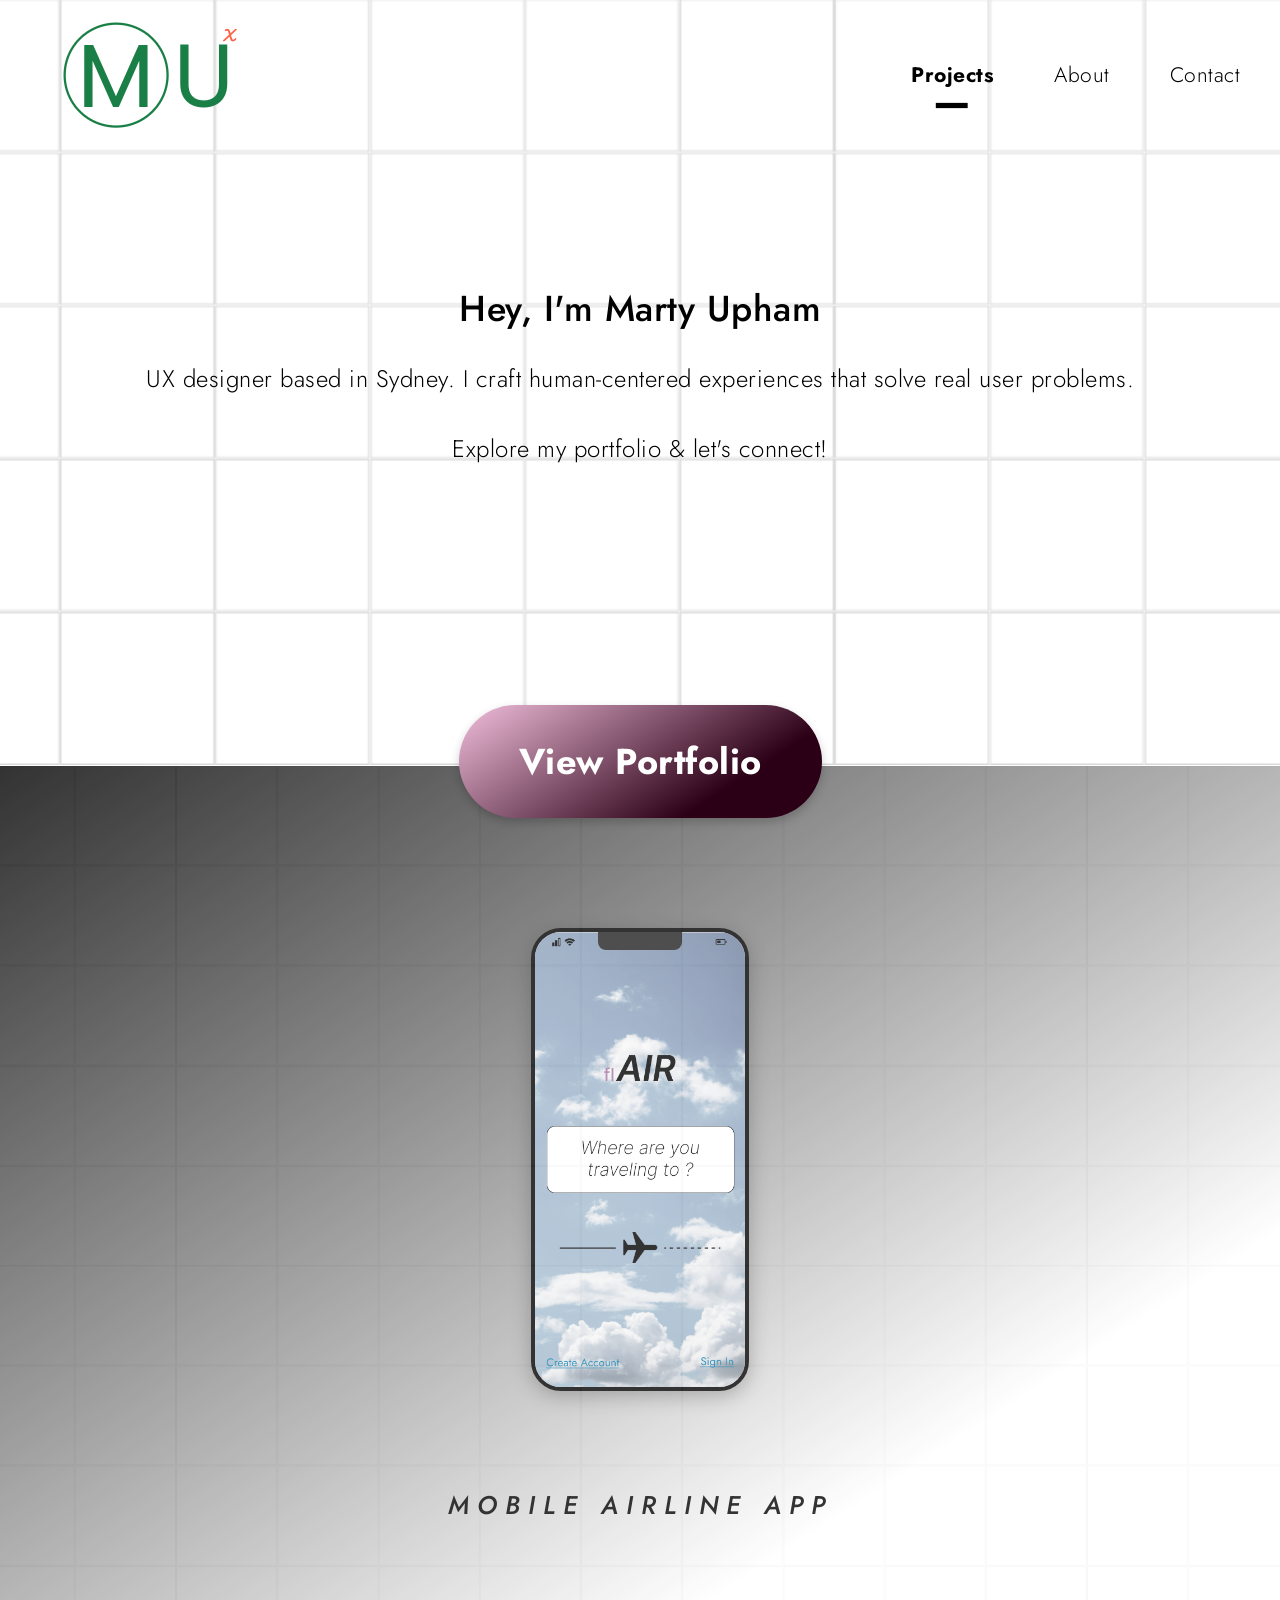
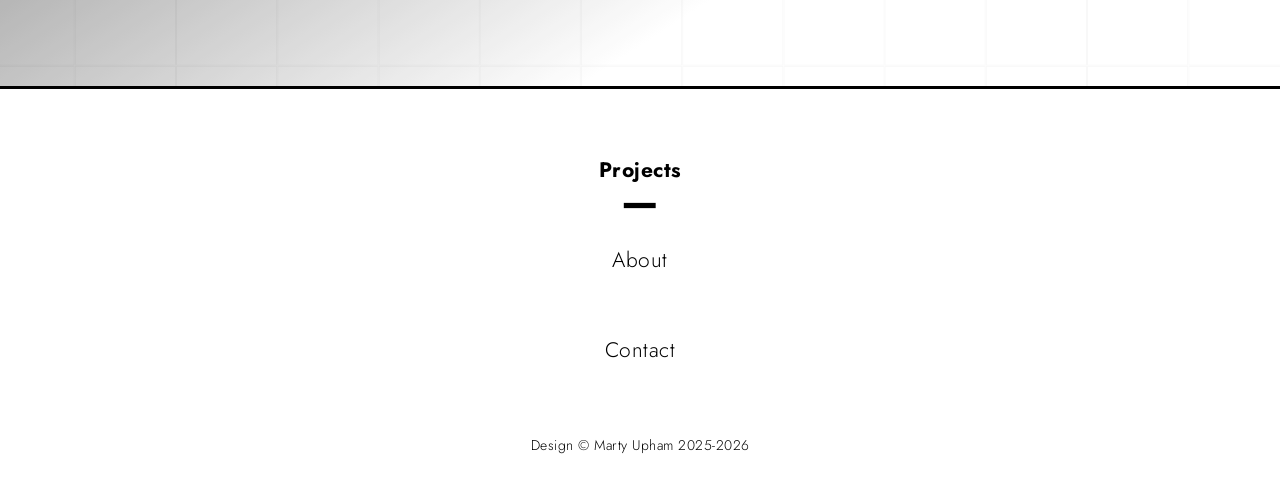
<file: index.html>
<!DOCTYPE html>
<html lang="en">
<head>
    <meta charset="UTF-8">
    <meta name="viewport" content="width=device-width, initial-scale=1.0">
    
    <title>Projects | UX Portfolio</title>
    
    <!-- Favicon Metadata (page icon) -->
    <link rel="icon" type="image/x-icon" href="/assets/Images/M_Favicon_50x50.png">
    
    <!-- Open Graph/Link Preview (media content when sending url links) -->
    <meta property="og:site_name" content="Marty Upham UX Portfolio">
    <meta property="og:type" content="website">
    <meta property="og:url" content="ux.martyupham.com">

    <!-- %%%%% -->
    <meta property="og:image" content="assets/Images/About_UI_Design.jpg">

    <!-- %%%%% -->
    <meta property="og:title" content="Home Page || Marty Upham UX Portfolio">

    <!-- %%%%% -->
    <meta property="og:description" content="Showcasing UX projects built on research, accessibility, and thoughtful design">

    <link rel="stylesheet" href="css/styles.css">
    <link rel="stylesheet" href="https://cdnjs.cloudflare.com/ajax/libs/font-awesome/6.0.0-beta3/css/all.min.css">
    <link rel="preconnect" href="https://fonts.googleapis.com">
    <link rel="preconnect" href="https://fonts.gstatic.com" crossorigin>
    <link href="https://fonts.googleapis.com/css2?family=Jost:ital,wght@0,100..900;1,100..900&family=Poppins:ital,wght@0,100;0,200;0,300;0,400;0,500;0,600;0,700;0,800;0,900;1,100;1,200;1,300;1,400;1,500;1,600;1,700;1,800;1,900&family=Reenie+Beanie&family=Roboto:ital,wght@0,100..900;1,100..900&display=swap" rel="stylesheet">
    <link href="https://fonts.googleapis.com/css2?family=Expletus+Sans:ital,wght@0,400..700;1,400..700&display=swap" rel="stylesheet">
    <link rel="stylesheet" href="https://cdnjs.cloudflare.com/ajax/libs/font-awesome/4.7.0/css/font-awesome.min.css"> <!-- Socials Icons -->
</head>
    
<body>   

    <header>

        
        <div class="navbar-bg-image-home">
              <div class="navbar-content">


                    <div class="site-title">
                        <a href="index.html">
                            <img src="assets/Images/MU_Favicon_120x200.png" alt="Marty Upham UX Website Logo">
                        </a>
                    </div>


                <nav>
                  <ul class="nav-links">
                    <li><a href="" aria-label="Projects - Main Navigation" aria-current="page"
                           class="active">Projects</a></li>
                    <li><a href="about.html">About</a></li>
                    <li><a href="contact.html">Contact</a></li>
                  </ul>
                </nav> 


              </div>



            <!-- NEW: Floating PSUEDO Text/Photo Box Inside Header (Sits on Image) -->
            <!-- At 768px, they are restablished as new div classes directly below navbar-bg-image-->
                <div class="top-text-box">
                    <h1>Hey, I'm Marty Upham </h1>
                        <br>
                        <p>UX designer based in Sydney. I craft human-centered experiences that solve real user problems.


                            <br>
                            <br>
                        Explore my portfolio &#38; let's connect!</p>
                    <!--<p>UX Professional based in Sydney. 
                        <br>
                        <br>
                        </p>-->
                </div>
                <!--<div class="header-photo-box">
                    <img src="assets/Images/header_mock_768px.png" class="soft-shadow" alt="mobile phone with airline design">
                </div>-->
        </div>
        
    </header>
    
    
 <main>   
            
            <!-- NEW: Floating PSUEDO Text/Photo Box Inside Header (Sits on Image) -->
                <!-- At 768px, they are restablished as new div classes directly below navbar-bg-image-->
            <div class="mobile-top-text-box">
                <h1>Hey, I'm Marty.</h1>
                    <br>
                <p>UX Professional based in Sydney. I craft human-centered experiences that solve real user problems.
                    <br>
                    <br>
                    Explore my portfolio &#38; let's connect!</p>
            </div>
    
            <div class="cta-container-explore">
                <a href="#cta-quick-jump" class="cta-button-explore">View Portfolio</a>
            </div>
            
            <!--<div class="mobile-header-photo-box">
                <img src="assets/Images/header_mock_768px.png" class="soft-shadow" alt="mobile phone with airline design">
            </div> -->
       
    

        
      
    
    
   
 <!--Mobile Airline App -->
    
   <div class="background-pixel-underlay">
      <div class="gradient-banner-black-white"> 
        <div class="container">
          <div class="item">
            <div class="case-study-container" id="cta-quick-jump">

              <!-- iPhone 13 Mini frame -->
              <a href="mobile-airline.html" title="link to case study">
                <div class="homepage-iphone-frame-small animate">
                  <div class="notch-small"></div>
                  <div class="screen-content no-scroll">
                    <img src="assets/Images/Air_App_Home_Screen.png" alt="mock device rendering home screen of airline app">
                  </div>
                </div>
              </a>

              <!-- Overlay always centered -->
              <div class="case-title">
                <h1 class="case-title-header">Mobile Airline App</h1>
              </div>

            </div>
          </div>
        </div>
      </div>
</div>
     
  
     
     
    <!--TEST MOBILE CMooney 

     <div class="mobile-cmooney">
       <div class="container">
          <div class="item">
            <div class="case-study-container" id="cta-quick-jump">

              
              <a href="mobile-airline.html" title="link to case study">
                <div class="homepage-iphone-frame-small animate">
                  <div class="notch-small"></div>
                  <div class="screen-content no-scroll">
                    <img src="assets/videos/Callum_mooney_mobile_still.png" alt="mock device rendering home screen of airline app">
                  </div>
                </div>
              </a>

              
              <div class="case-title">
                <h1 class="case-title-header">Mobile Airline App</h1>
              </div>

            </div>
          </div>
        </div>
      </div>
 
     -->

     <!--TEST LAPTOP


       
     
     <div class="laptop-cmooney">
        <div class="container">
          <div class="item">
            <div class="case-study-container" id="cta-quick-jump">

            
              <a href="mobile-airline.html" title="link to case study">
                <div class="laptop">
                  <div class="screen">
                    <video autoplay muted defaultMuted loop playsinline 
                           id="myVideoWide" poster="images/background_video_with_audio_1920X1080_Moment.jpg">
                        <source src="assets/videos/Callum_Mooney.mp4" type="video/mp4">
                        <source src="assets/videos/background_video_with_audio_1920X1080.mp4" type="video/webm">

                        Your browser does not support HTML5 video.

                    </video>
                  </div>
                  <div class="base"></div>
                </div>
              </a>

          
              <div class="case-title">
                <h1 class="case-title-header">Mobile Airline App</h1>
              </div>

            </div>
          </div>
            
            
            
        </div>
     </div>
     

      -->  
     
     
     
     
     
     <!--TEST MOBILE NLmarine


    
<div class="mock-mobile-hidden> 
     
     <div class="background-pixel-underlay">
      <div class="gradient-banner-black-white"> 
        <div class="container">
          <div class="item">
            <div class="case-study-container" id="cta-quick-jump">

             
              <a href="mobile-airline.html" title="link to case study">
                <div class="homepage-iphone-frame-small animate">
                  <div class="notch-small"></div>
                  <div class="screen-content no-scroll">
                    <video autoplay muted defaultMuted loop playsinline 
                   id="myVideoWide" poster="images/background_video_with_audio_1920X1080_Moment.jpg">
                <source src="assets/videos/Callum_Mooney.mp4" type="video/mp4">
                <source src="assets/videos/background_video_with_audio_1920X1080.mp4" type="video/webm">

                Your browser does not support HTML5 video.

                    </video>
                          </div>
                        </div>
                      </a>


                      <div class="case-title">
                        <h1 class="case-title-header">Mobile Airline App</h1>
                      </div>

                    </div>
                  </div>
                </div>
              </div>
        </div>

</div>

 -->
     
     

     <!--TEST LAPTOP


       
     
     
        <div class="container">
          <div class="item">
            <div class="case-study-container" id="cta-quick-jump">

            
              <a href="mobile-airline.html" title="link to case study">
                <div class="laptop animate">
                  <div class="screen">
                    <video autoplay muted defaultMuted loop playsinline 
                   id="myVideoWide" poster="images/background_video_with_audio_1920X1080_Moment.jpg">
                <source src="assets/videos/NL_marine.mp4" type="video/mp4">
                <source src="assets/videos/background_video_with_audio_1920X1080.mp4" type="video/webm">

                Your browser does not support HTML5 video.

            </video>
                  </div>
                  <div class="base"></div>
                </div>
              </a>

          
              <div class="case-title">
                <h1 class="case-title-header">Mobile Airline App</h1>
              </div>

            </div>
          </div>
            
            
        </div>
     
   
    
    -->
    
    
    
    <!-- Back to Top Button -->
    <button id="backToTop" class="back-to-top">&#8593;</button>

  
    
</main> 
    
    <!-- Footer -->
    <footer>
        <div class="footer-nav">
            <a href="" aria-label="Projects - Footer Navigation" aria-hidden="true"
               aria-current="page" class="active">Projects</a>
            <a href="about.html">About</a>
            <a href="contact.html">Contact</a>
        </div>
        
        <!-- Social Media Links (DISABLED) -->
        <!--<a href="#" class="fa fa-linkedin"></a>
        <a href="#" class="fa fa-instagram"></a>-->
        
        
        <p>Design &copy; Marty Upham 2025-<span id="year"></span></p>
    </footer>

    <script defer src="script.js"></script>
    
</body>
</html>
</file>
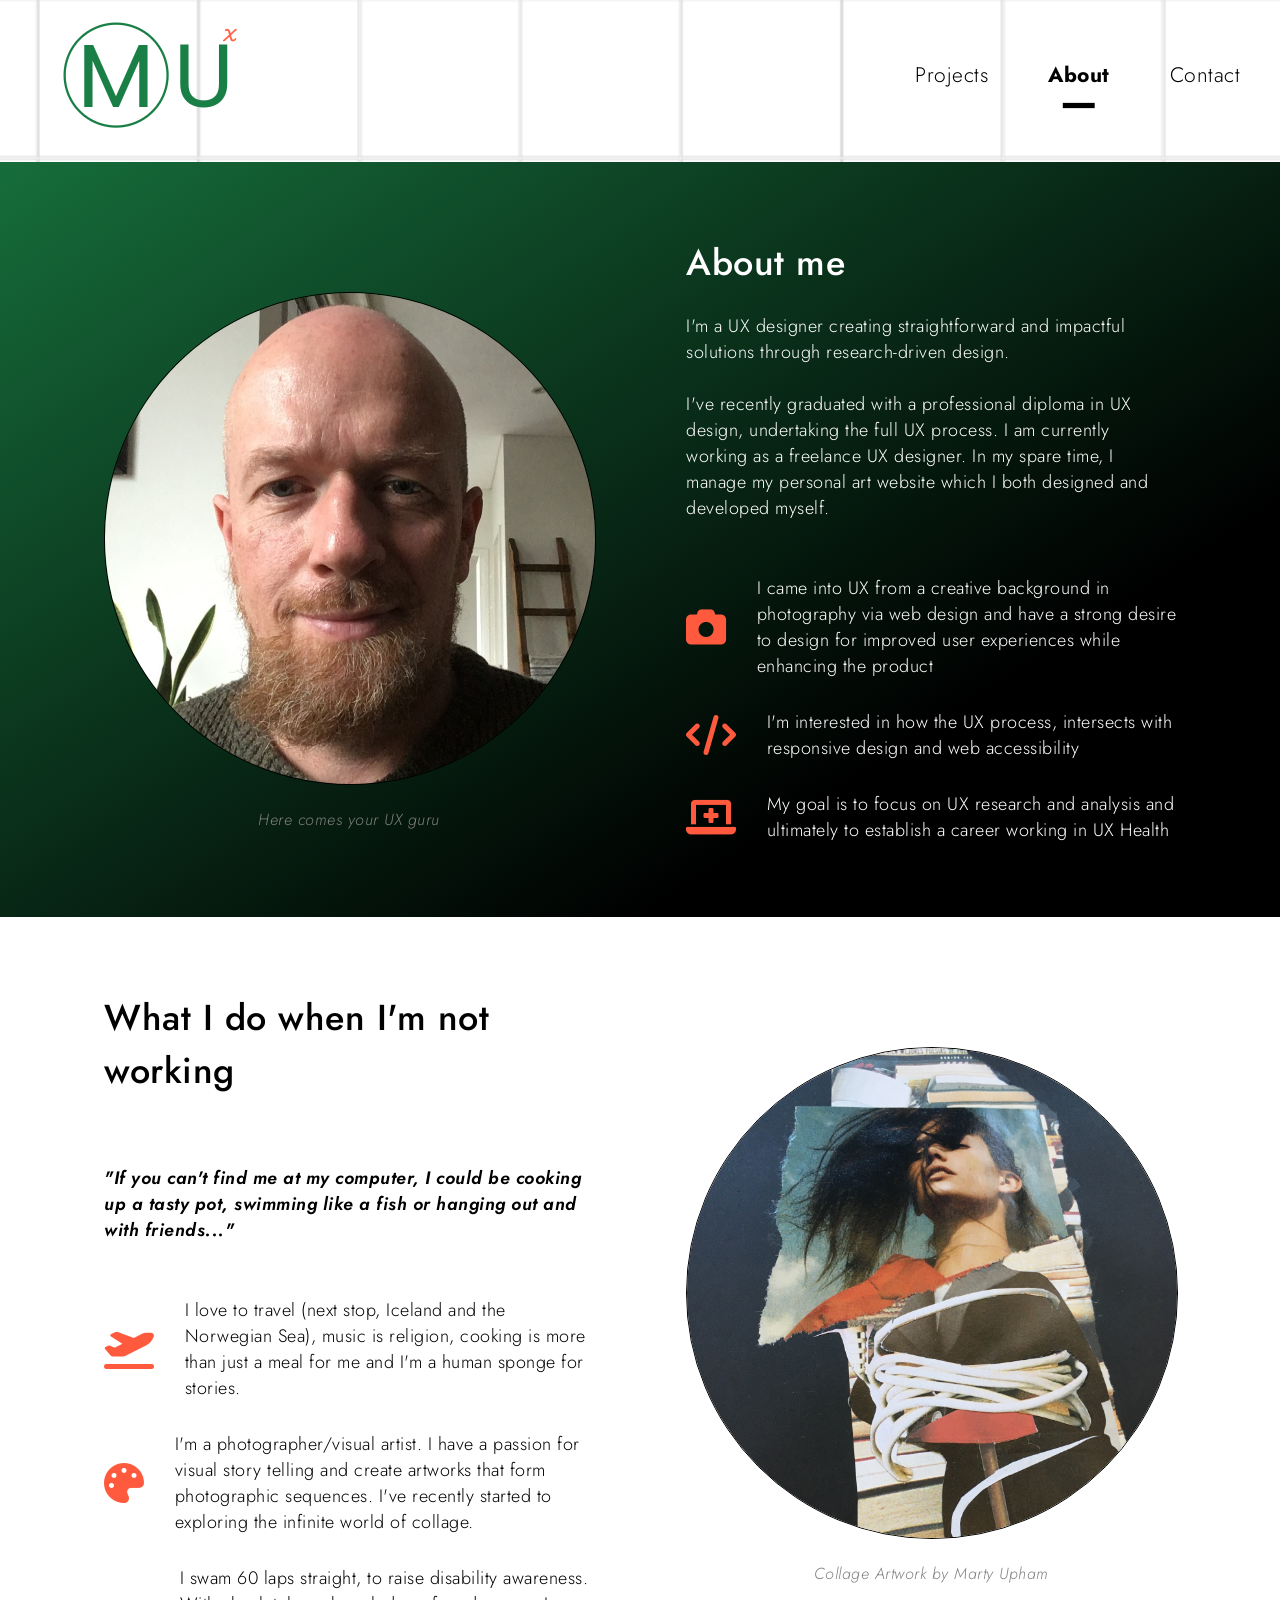
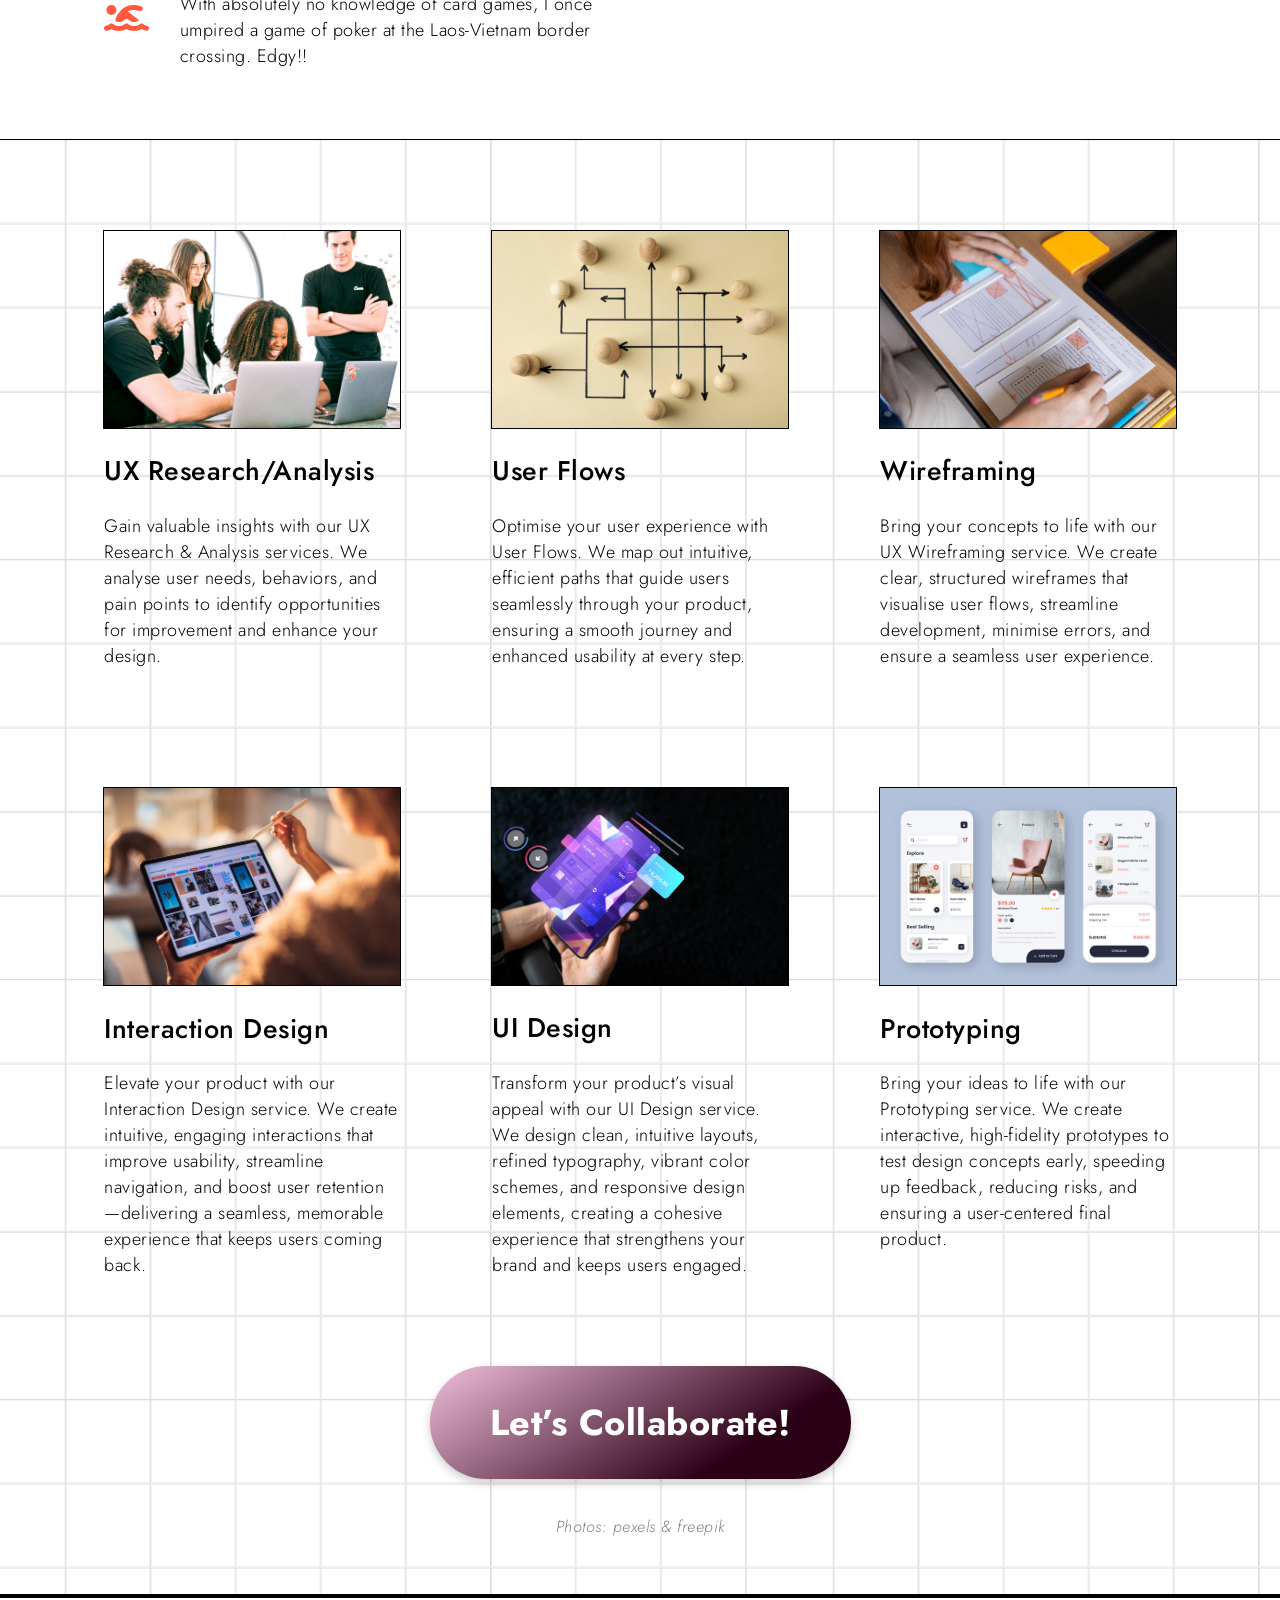
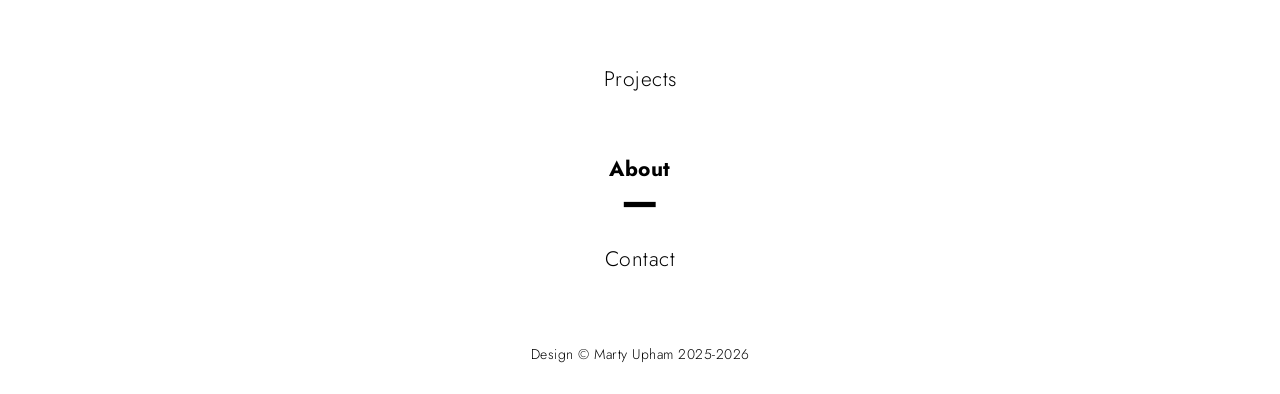
<file: about.html>
<!DOCTYPE html>
<html lang="en">
<head>
    <meta charset="UTF-8">
    <meta name="viewport" content="width=device-width, initial-scale=1.0">
    
    <title>About | UX Portfolio</title>
    
    <!-- Favicon Metadata (page icon) -->
    <link rel="icon" type="image/x-icon" href="/assets/Images/M_Favicon_50x50.png">
    
    <!-- Open Graph/Link Preview (media content when sending url links) -->
    <meta property="og:site_name" content="Marty Upham UX Portfolio">
    <meta property="og:type" content="website">
    <meta property="og:url" content="ux.martyupham.com/about.html">

    <!-- %%%%% -->
    <meta property="og:image" content="assets/Images/About_UX_Research.jpg">

    <!-- %%%%% -->
    <meta property="og:title" content="About Page || Marty Upham UX Portfolio">

    <!-- %%%%% -->
    <meta property="og:description" content="UX designer crafting accessible, user-focused digital experiences through research and thoughtful design">
    
    <link rel="stylesheet" href="css/styles.css">
    <link rel="stylesheet" href="https://cdnjs.cloudflare.com/ajax/libs/font-awesome/6.0.0-beta3/css/all.min.css">
    <link rel="preconnect" href="https://fonts.googleapis.com">
    <link rel="preconnect" href="https://fonts.gstatic.com" crossorigin>
    <link href="https://fonts.googleapis.com/css2?family=Jost:ital,wght@0,100..900;1,100..900&family=Poppins:ital,wght@0,100;0,200;0,300;0,400;0,500;0,600;0,700;0,800;0,900;1,100;1,200;1,300;1,400;1,500;1,600;1,700;1,800;1,900&family=Reenie+Beanie&family=Roboto:ital,wght@0,100..900;1,100..900&display=swap" rel="stylesheet">
    <link rel="stylesheet" href="https://cdnjs.cloudflare.com/ajax/libs/font-awesome/4.7.0/css/font-awesome.min.css"> <!-- Socials Icons -->
</head>

    
 <!-- Unique identifier that breaks the norm
and stacks the about me and what i do secctions
at 1024px   -->
<body class="about-page">
    
    <header>

        <div class="navbar-bg-image">

                      <div class="navbar-content">


                       <div class="site-title">
                            <a href="index.html">
                                <img src="assets/Images/MU_Favicon_120x200.png" alt="Marty Upham UX Website Logo">
                            </a>
                        </div>


                        <nav>
                          <ul class="nav-links">
                            <li><a href="index.html">Projects</a></li>
                            <li><a href="" aria-label="About Me - Main Navigation" aria-current="page"
                                class="active">About</a></li>
                            <li><a href="contact.html">Contact</a></li>
                          </ul>
                        </nav>

                      </div>

        </div>
   
    </header>
    
<main>
    <div class="gradient-banner-profile">
        <div class="container">
            <div class="item">
                <div class="round-container">
                    <img src="assets/Images/About_profile_photo.JPG" alt="Profile Photo of Marty Upham">
                </div>
                <p class="caption-text">Here comes your UX guru</p>
            </div>
            <div class="item">
                <h1>About me</h1>
                <p>I'm a UX designer creating straightforward and impactful solutions through research-driven design.
                    <br>
                    <br>
                 I've recently graduated with a professional diploma in UX design, undertaking the full UX process. I am currently working as a freelance UX designer. In my spare time, I manage my personal art website which I both designed and developed myself.  </p>
                    <br>
                    <ul class="icon-list">    
                        
                        <li><i class="fa-solid fa-camera"></i><span>I came into UX from a creative background in photography via web design and have a strong desire to design for improved user experiences while enhancing the product</span></li>
                    
                        <li><i class="fa-solid fa-code"></i><span>I'm interested in how the UX process, intersects with responsive design and web accessibility</span></li>
                      
                        <li><i class="fa-solid fa-laptop-medical"></i><span>My goal is to focus on UX research and analysis and ultimately to establish a career working in UX Health</span></li>
                    </ul>

            </div>
        </div>
    </div>
    
    
    <div class="banner-profile">
        <div class="container">

            <div class="item">
                <h1>What I do when I'm not working</h1>
                            <br>
                        <p><i><b>"If you can't find me at my computer, I could be cooking up a tasty pot, swimming like a fish or hanging out and with friends..."</b></i></p>
                        <br>
                    <ul class="icon-list">    
                        <li><i class="fa-solid fa-plane-departure"></i><span>I love to travel (next stop, Iceland and the Norwegian Sea), music is religion, cooking is more than just a meal for me and I'm a human sponge for stories.</span></li>
                    
                        <li><i class="fa-solid fa-palette"></i><span>I'm a photographer/visual artist. I have a passion for visual story telling and create artworks that form photographic sequences. I've recently started to exploring the infinite world of collage.</span></li>
                   
                        <li><i class="fa-solid fa-person-swimming"></i><span>I swam 60 laps straight, to raise disability awareness. With absolutely no knowledge of card games, I once umpired a game of poker at the Laos-Vietnam border crossing. Edgy!!</span></li>
                    </ul>
                    
            </div>
            <div class="item">
                <div class="round-container">
                    <img src="assets/Images/About_Collage.JPG" alt="Collage Artwork by Marty Upham">
                </div>
                <p class="caption-text">Collage Artwork by Marty Upham</p>
            </div>
        </div>
    </div>
    
    
    
    
   <div class="bg-img"> 
    <div class="container">
        <div class="item">
            <div class="mock-container">
                <img src="assets/Images/About_UX_Research.jpg" alt="UX researchers at work">
            </div>
            
            <h2>UX Research/Analysis</h2>
            <p>Gain valuable insights with our UX Research &amp; Analysis services. We analyse user needs, behaviors, and pain points to identify opportunities for improvement and enhance your design.
                
                <!-- Detailed version... Gain valuable insights into your users with our UX Research &amp; Analysis services. We focus on understanding user needs, behaviors, and challenges through in-depth research methods and then dive deep into user behavior, pain points, and design inconsistencies to identify opportunities for improvement.--> 
                
               
            </p>
        </div>
       <div class="item">
            <div class="mock-container">
                <img src="assets/Images/About_User_Flows.jpg" alt="Diagram of User flow pathways">
            </div>
            <h2>User Flows</h2>
            <p>Optimise your user experience with User Flows. We map out intuitive, efficient paths that guide users seamlessly through your product, ensuring a smooth journey and enhanced usability at every step.
            </p>
        </div>
        <div class="item">
            <div class="mock-container">
                <img src="assets/Images/About_Wireframing.jpg" alt="Person sketching wireframes">
            </div>
            <h2>Wireframing</h2>
            <p>Bring your concepts to life with our UX Wireframing service. We create clear, structured wireframes that visualise user flows, streamline development, minimise errors, and ensure a seamless user experience.
                
                <!-- Detailed version...Turn your concepts into reality with our UX Wireframing service. We craft clear, structured wireframes that form the backbone of intuitive, user-centered designs. By visualizing user flows early on, we help you streamline development, minimize costly errors, and keep users hooked from start to finish.-->
            </p>
        </div>
        
    </div>
    
     
    
    <div class="container">
        <div class="item">
            <div class="mock-container">
                <img src="assets/Images/About_Interaction_Design.jpg" alt="Person interacting with tablet">
            </div>
            
            <h2>Interaction Design</h2>
            <p>Elevate your product with our Interaction Design service. We create intuitive, engaging interactions that improve usability, streamline navigation, and boost user retention—delivering a seamless, memorable experience that keeps users coming back.
            </p>
        </div>
       <div class="item">
            <div class="mock-container">
                <img src="assets/Images/About_UI_Design.jpg" alt="Person interacting with phone">
            </div>
            <h2>UI Design</h2>
            <p>Transform your product’s visual appeal with our UI Design service. We design clean, intuitive layouts, refined typography, vibrant color schemes, and responsive design elements, creating a cohesive experience that strengthens your brand and keeps users engaged.
            </p>
        </div>
        <div class="item">
            <div class="mock-container">
                <img src="assets/Images/About_Prototyping.jpg" alt="Mobile Prototype">
            </div>
            <h2>Prototyping</h2>
            <p>Bring your ideas to life with our Prototyping service. We create interactive, high-fidelity prototypes to test design concepts early, speeding up feedback, reducing risks, and ensuring a user-centered final product.
                
                <!-- Detailed version...Bring your ideas to life with our Prototyping service. We create interactive, high-fidelity prototypes that simulate real user interactions, helping you visualize and test design concepts early. This process accelerates feedback, reduces development risks, and ensures a more refined, user-centered final product.-->
            </p>
        </div>
        
    </div>
       
            
       
    
       
       <div class="cta-container-connect">
            <a href="contact.html" class="cta-button-connect">Let’s Collaborate!</a>
        </div>
        <p class="caption-text">Photos: pexels &amp; freepik</p>
            
    </div>
    
            

    
    <!-- Back to Top Button -->
    <button id="backToTop" class="back-to-top">↑</button>

    
</main>
    
    <!-- Footer -->
<footer>
        <div class="footer-nav">
            <a href="index.html">Projects</a>
            <a href="" aria-label="About Me - Footer Navigation" aria-hidden="true"
               aria-current="page" class="active">About</a>
            <a href="contact.html">Contact</a>
        </div>
        <!-- Socials Hidden -->
        <!--<a href="#" class="fa fa-linkedin"></a>
        <a href="#" class="fa fa-instagram"></a>-->
        <p>Design &copy; Marty Upham 2025-<span id="year"></span></p>
</footer>
    
    <script defer src="script.js"></script>
</body>
</html>
</file>
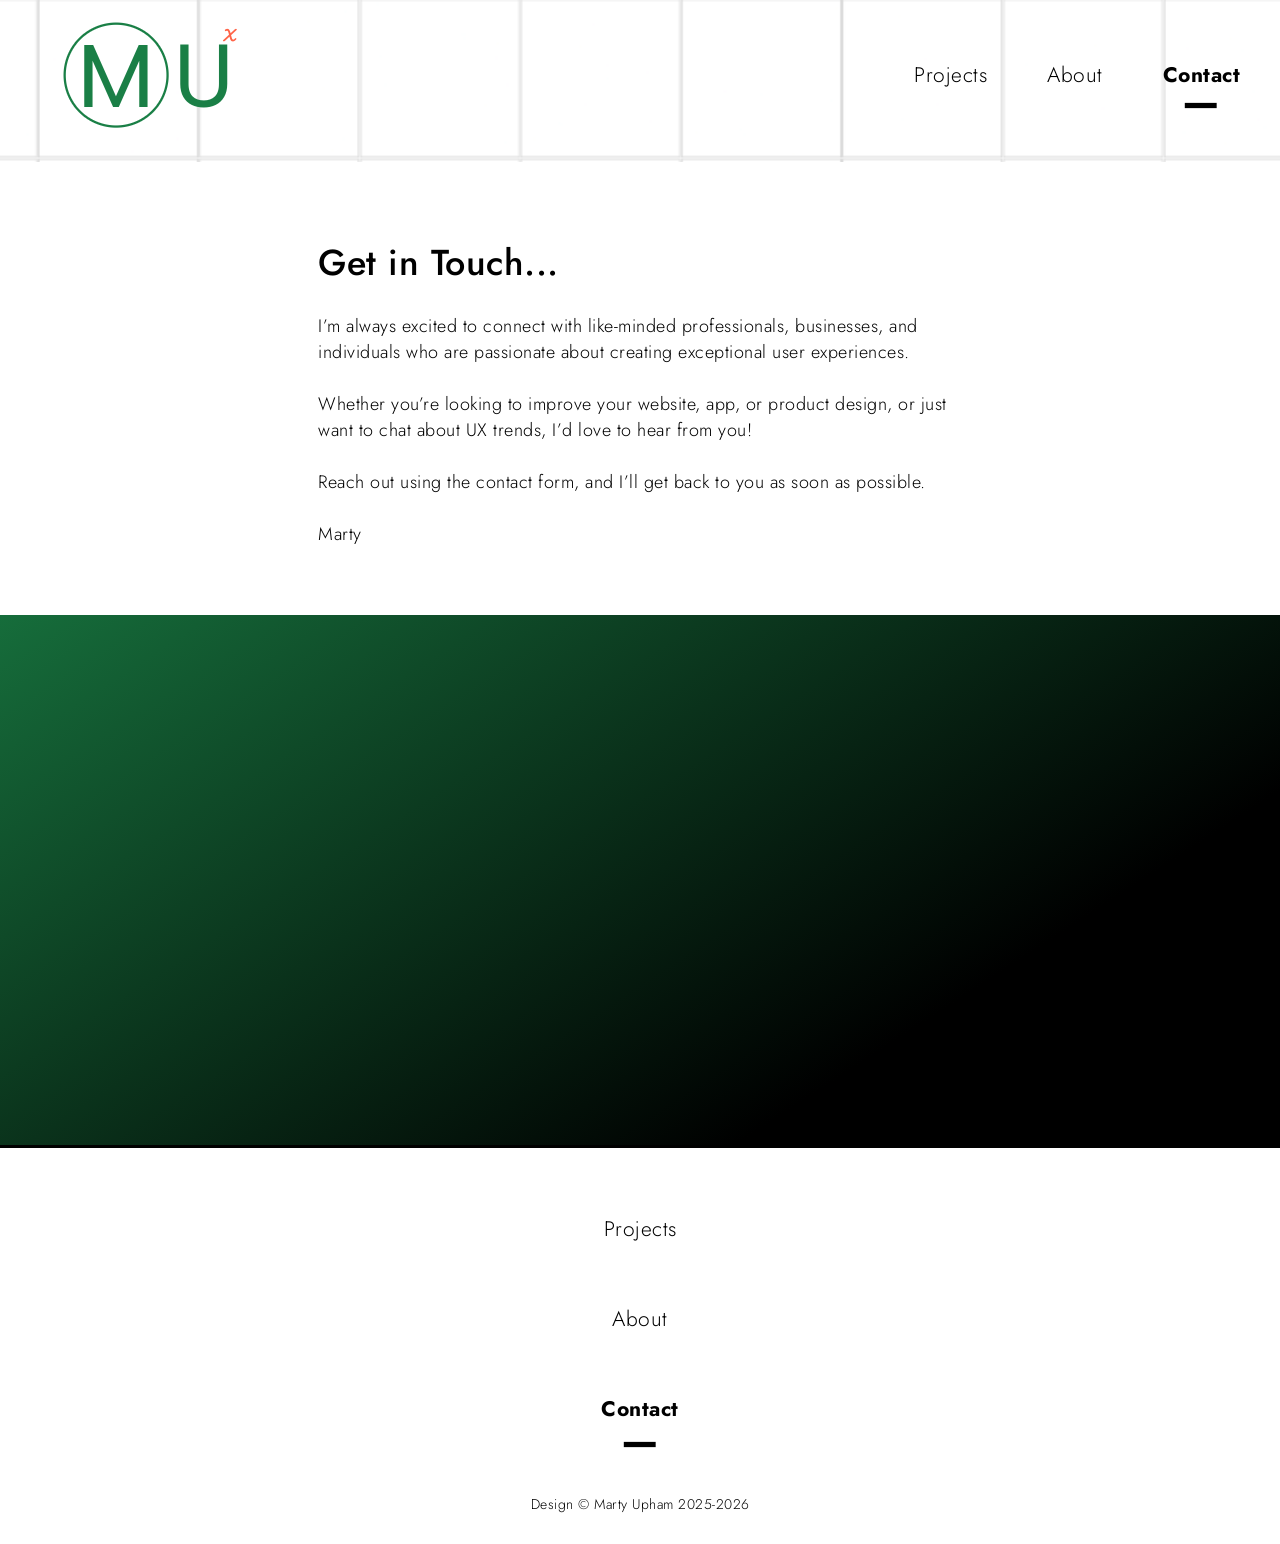
<file: contact.html>
<!DOCTYPE html>
<html lang="en">
<head>
    <meta charset="UTF-8">
    <meta name="viewport" content="width=device-width, initial-scale=1.0">
    
    <title>Contact | UX Portfolio</title>
    
    <!-- Favicon Metadata (page icon) -->
    <link rel="icon" type="image/x-icon" href="/assets/Images/M_Favicon_50x50.png">
    
    <!-- Open Graph/Link Preview (media content when sending url links) -->
    <meta property="og:site_name" content="Marty Upham UX Portfolio">
    <meta property="og:type" content="website">
    <meta property="og:url" content="ux.martyupham.com/contact.html">

    <!-- %%%%% -->
    <meta property="og:image" content="assets/Images/Contact.jpg">

    <!-- %%%%% -->
    <meta property="og:title" content="Contact Page || Marty Upham UX Portfolio">

    <!-- %%%%% -->
    <meta property="og:description" content="Get in touch to collaborate or learn more about my UX design work.">
    
    <link rel="stylesheet" href="css/styles.css">
    <link rel="stylesheet" href="https://cdnjs.cloudflare.com/ajax/libs/font-awesome/6.0.0-beta3/css/all.min.css">
    <link rel="preconnect" href="https://fonts.googleapis.com">
    <link rel="preconnect" href="https://fonts.gstatic.com" crossorigin>
    <link href="https://fonts.googleapis.com/css2?family=Jost:ital,wght@0,100..900;1,100..900&family=Poppins:ital,wght@0,100;0,200;0,300;0,400;0,500;0,600;0,700;0,800;0,900;1,100;1,200;1,300;1,400;1,500;1,600;1,700;1,800;1,900&family=Reenie+Beanie&family=Roboto:ital,wght@0,100..900;1,100..900&display=swap" rel="stylesheet">
    <link rel="stylesheet" href="https://cdnjs.cloudflare.com/ajax/libs/font-awesome/4.7.0/css/font-awesome.min.css"> <!-- Socials Icons -->
</head>
<body>
    
    <header>

       <div class="navbar-bg-image">

          <div class="navbar-content">


             <div class="site-title">
                <a href="index.html">
                    <img src="assets/Images/MU_Favicon_120x200.png" alt="Marty Upham UX Website Logo">
                </a>
            </div>


              <nav>
                  <ul class="nav-links">
                    <li><a href="index.html">Projects</a></li>
                    <li><a href="about.html">About</a></li>
                    <li><a href="contact.html" aria-label="Contact Me - Main Navigation" aria-current="page"
                           class="active">Contact</a></li>
                  </ul>
            </nav>
          </div>

        </div>
        
    </header>

<main>
    <div class="container">
        <div class="item">
            <div class="med-width">
                <h1>Get in Touch...</h1>
                <!--<h3>"Lets talk about getting your next project off the ground"</h3>-->
                    <p>
                    I’m always excited to connect with like-minded professionals, businesses, and individuals who are passionate about creating exceptional user experiences.

                    <br>
                    <br>  

                    Whether you’re looking to improve your website, app, or product design, or just want to chat about UX trends, I’d love to hear from you!

                    <br>
                    <br>  

                    Reach out using the contact form, and I’ll get back to you as soon as possible.

                    <br>
                    <br> 

                    Marty

                    </p>

            </div>
        </div>



    </div>
            
    
    
     <div class="gradient-banner-profile"> 
        <div class="container">
            <div class="item">

              <div class="med-width">

                  <div class="contact-form">
                      
                     <iframe data-tally-src="https://tally.so/embed/mY9WoW?alignLeft=1&hideTitle=1&transparentBackground=1&dynamicHeight=1" loading="lazy" width="100%" height="403" frameborder="0" marginheight="0" marginwidth="0" title="UX Contact Form"></iframe>
                    <script>var d=document,w="https://tally.so/widgets/embed.js",v=function(){"undefined"!=typeof Tally?Tally.loadEmbeds():d.querySelectorAll("iframe[data-tally-src]:not([src])").forEach((function(e){e.src=e.dataset.tallySrc}))};if("undefined"!=typeof Tally)v();else if(d.querySelector('script[src="'+w+'"]')==null){var s=d.createElement("script");s.src=w,s.onload=v,s.onerror=v,d.body.appendChild(s);}</script>

                  </div>
            </div>

        </div>
    </div>

    </div>

    


        
            
       
    <!-- Back to Top Button -->
    <button id="backToTop" class="back-to-top">↑</button>

       
</main> 
    
    <!-- Footer -->
    <footer>
        <div class="footer-nav">
            <a href="index.html">Projects</a>
            <a href="about.html">About</a>
            <a href="contact.html" aria-label="Contact Me - Footer Navigation" aria-hidden="true"
               aria-current="page" class="active">Contact</a>
        </div>
        <!-- Socials Hidden -->
        <!--<a href="#" class="fa fa-linkedin"></a>
        <a href="#" class="fa fa-instagram"></a>-->
        <p>Design &copy; Marty Upham 2025-<span id="year"></span></p>
    </footer>
    

    <script defer src="script.js"></script>
</body>
</html>
</file>
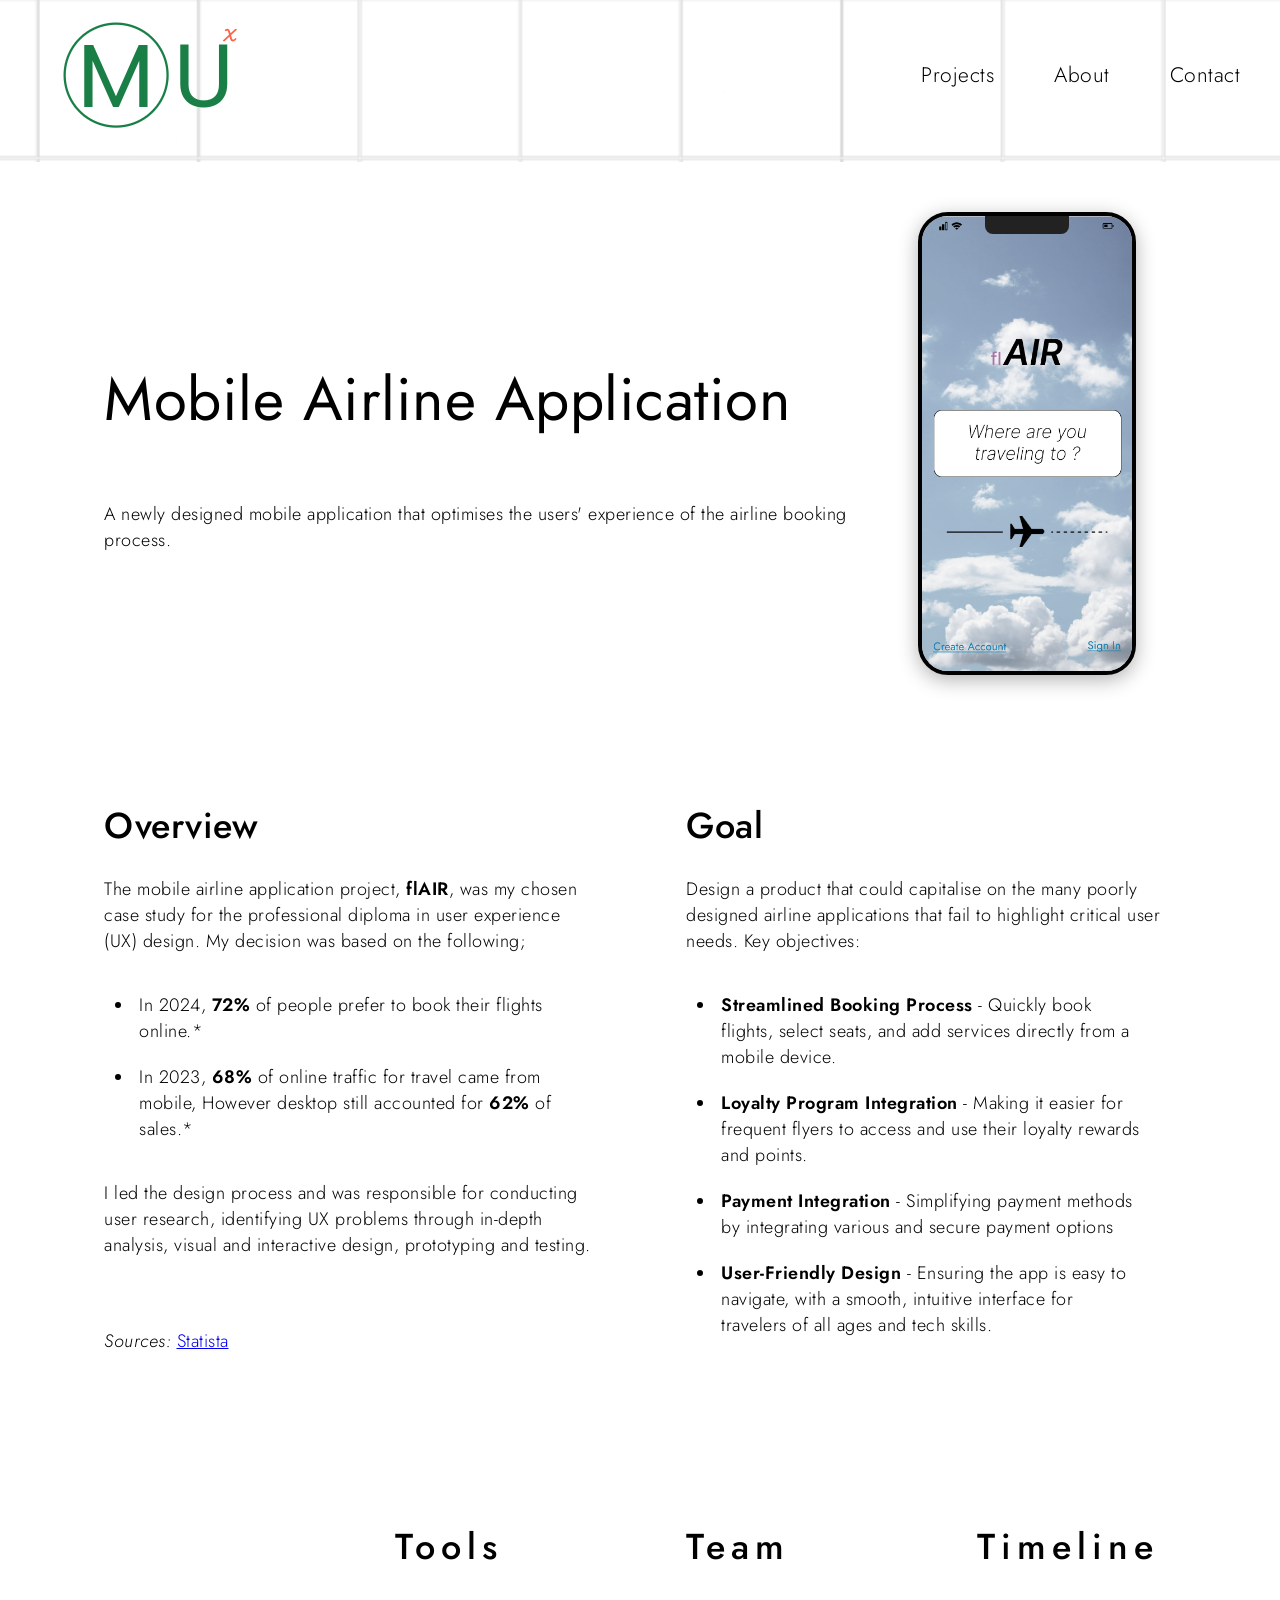
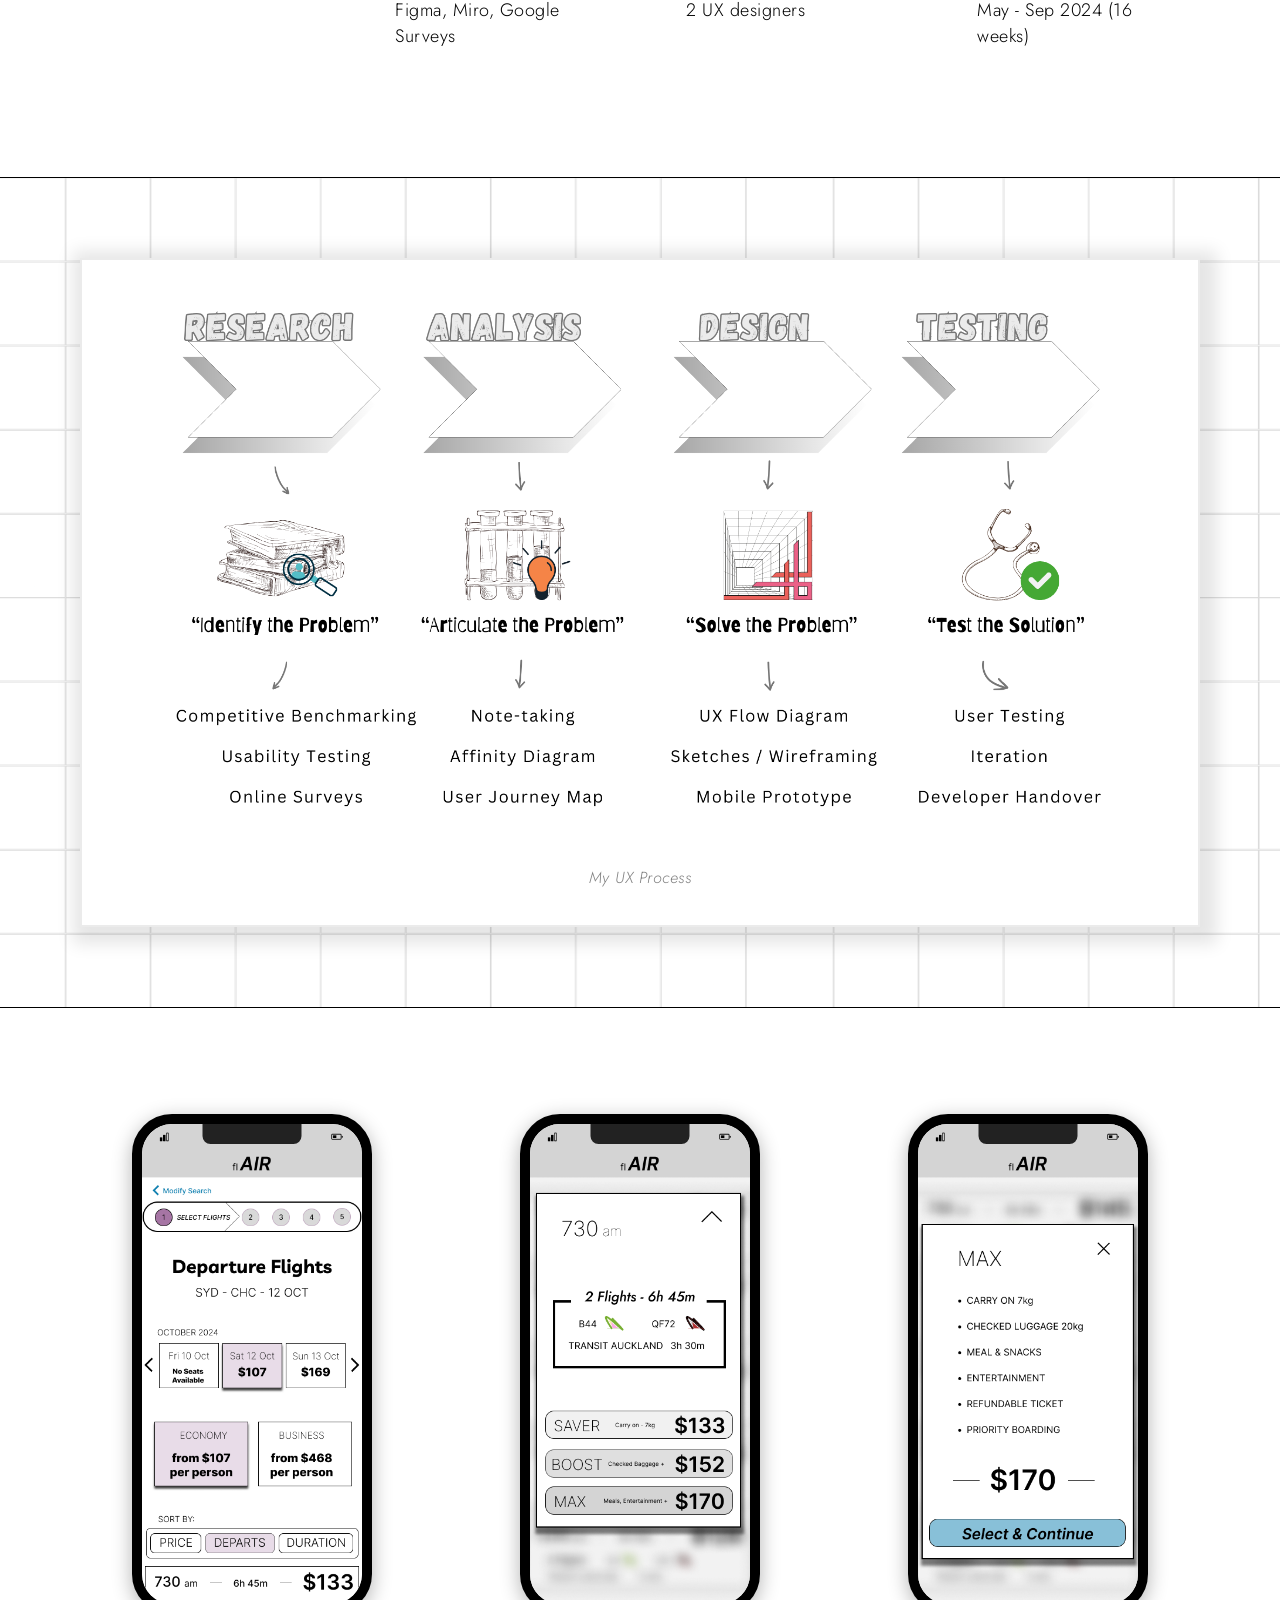
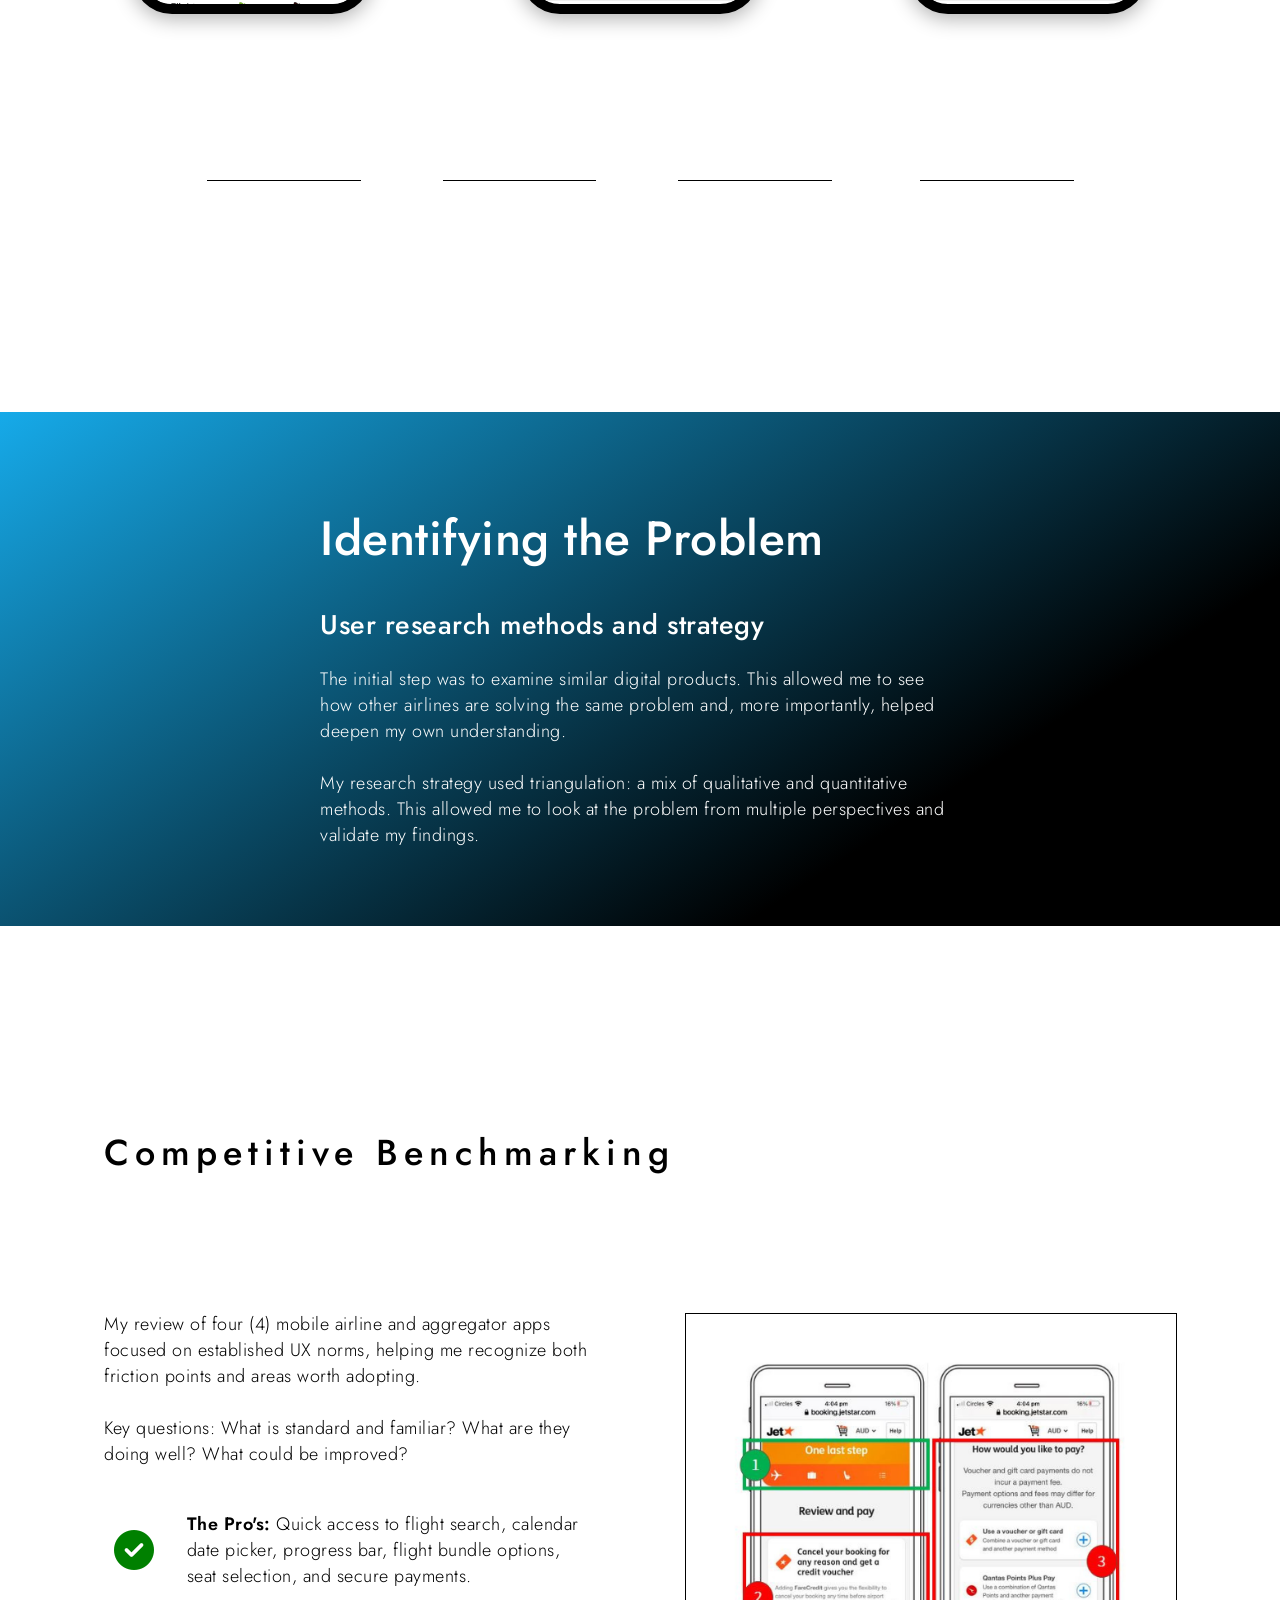
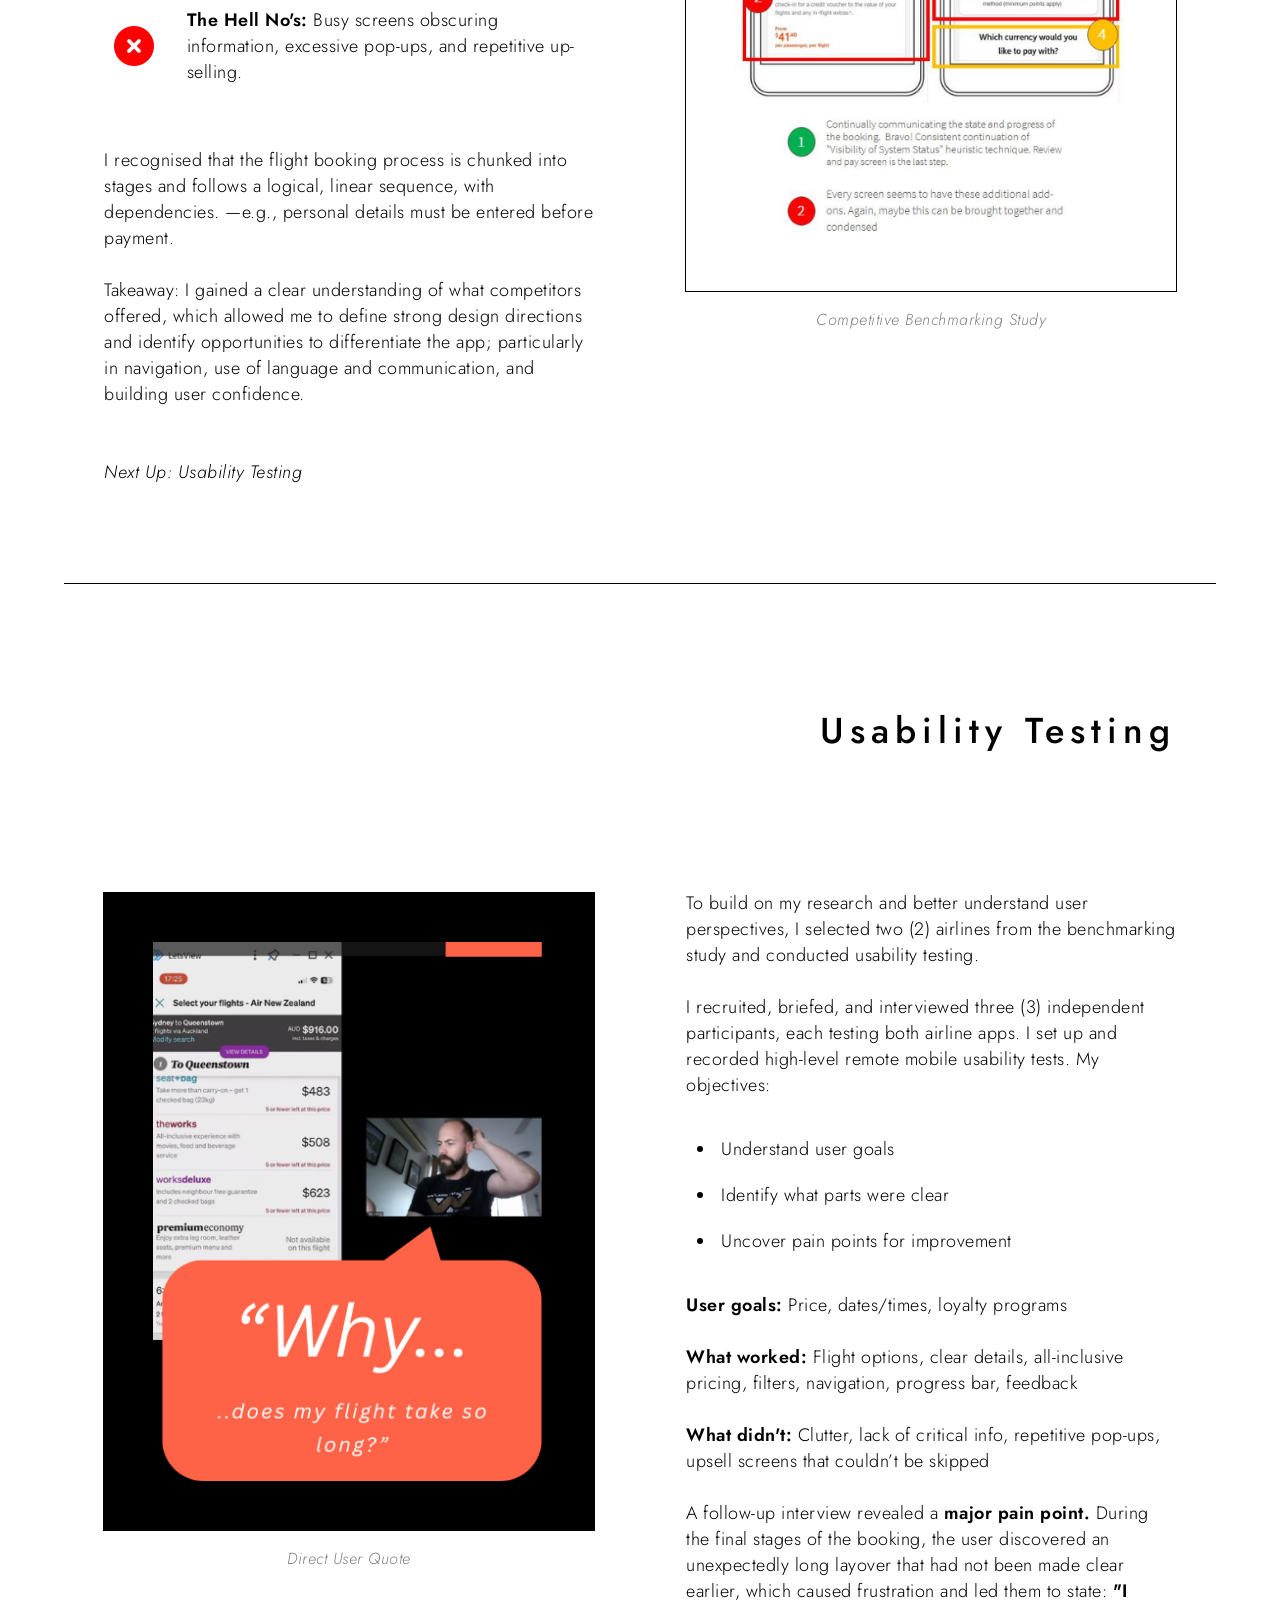
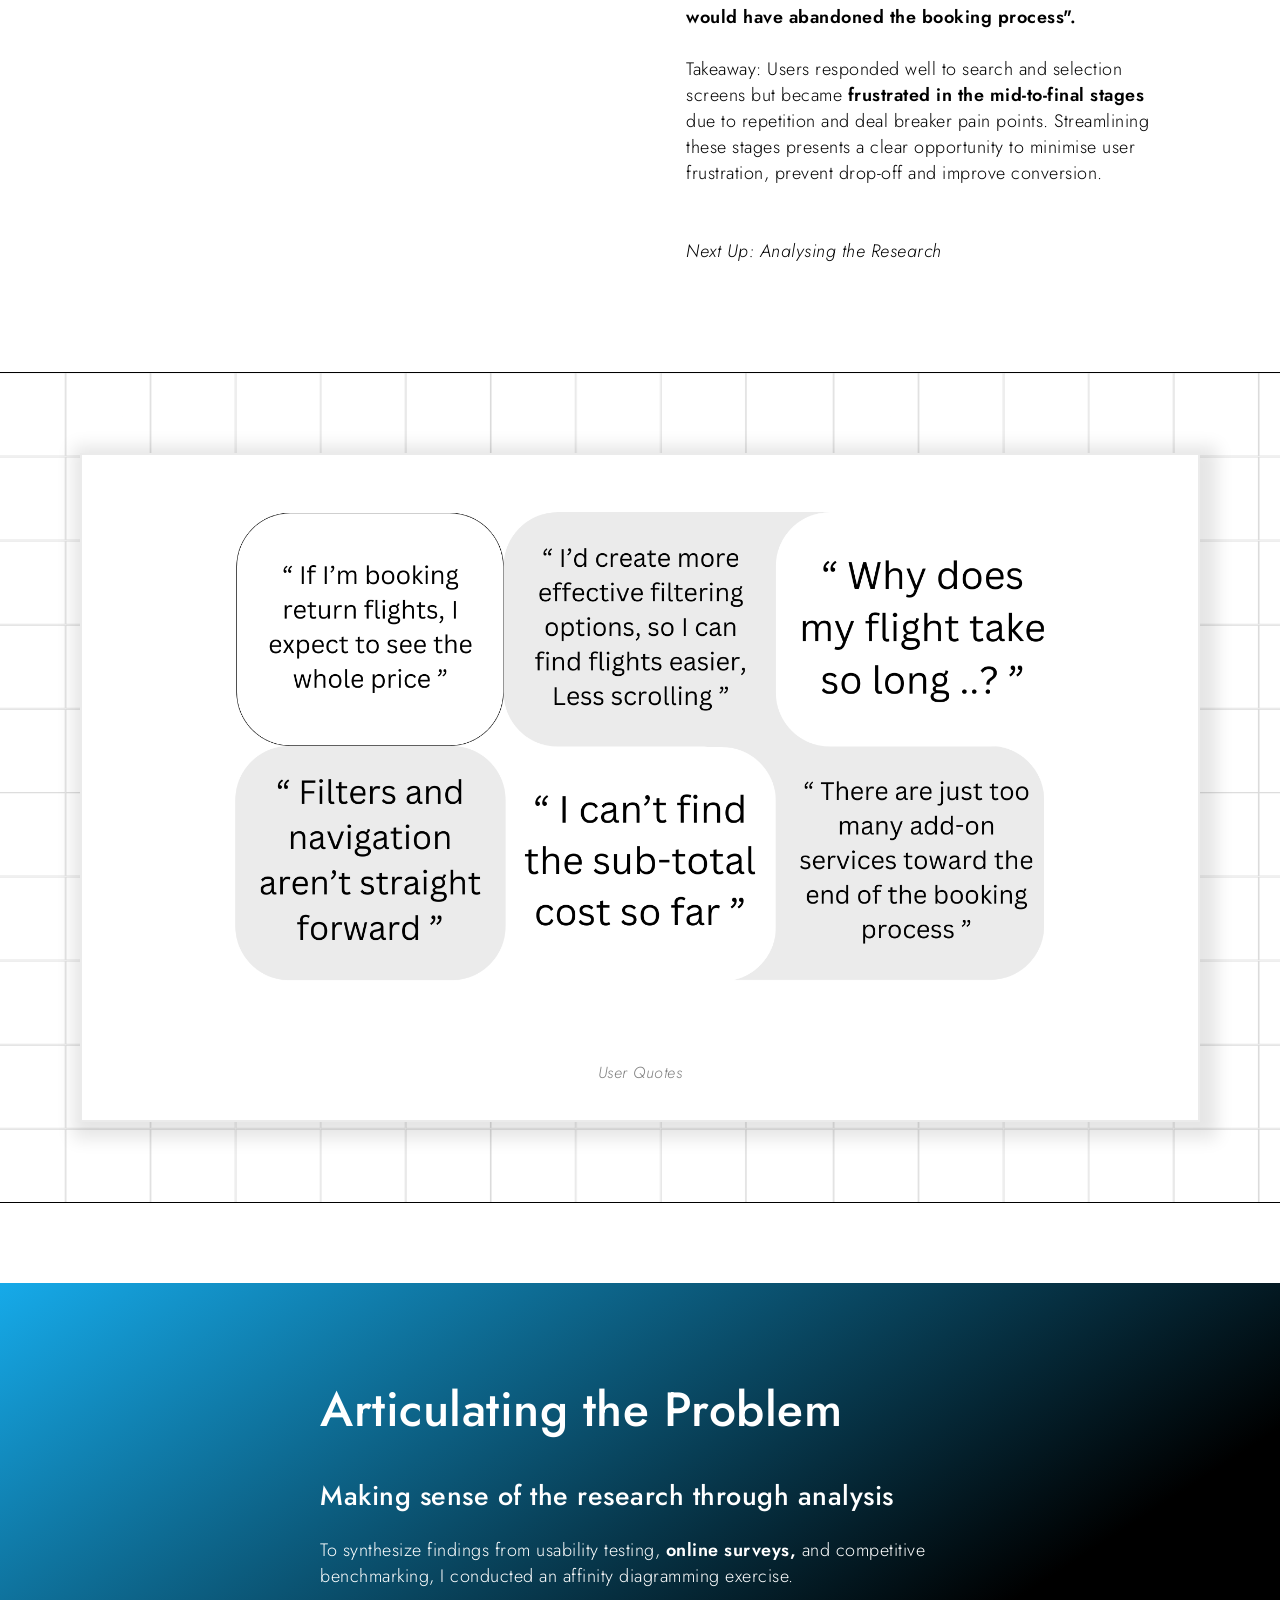
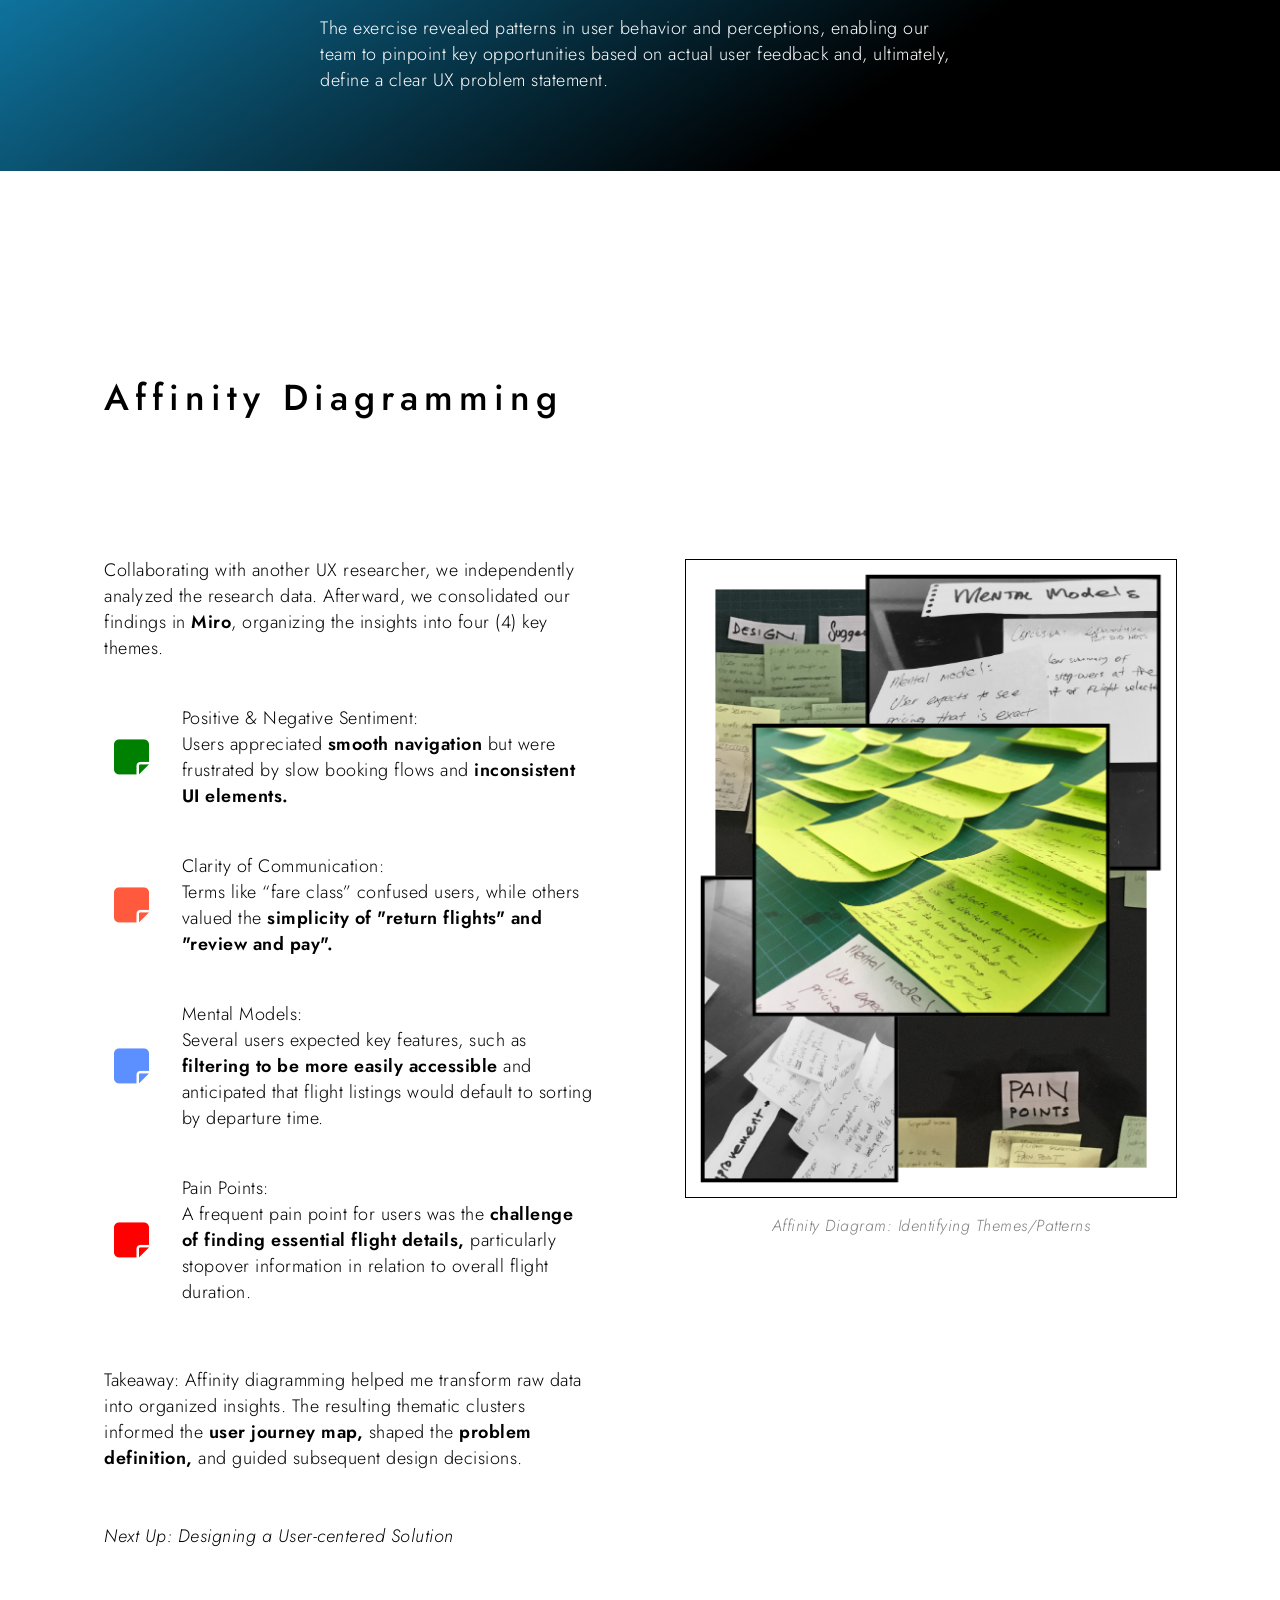
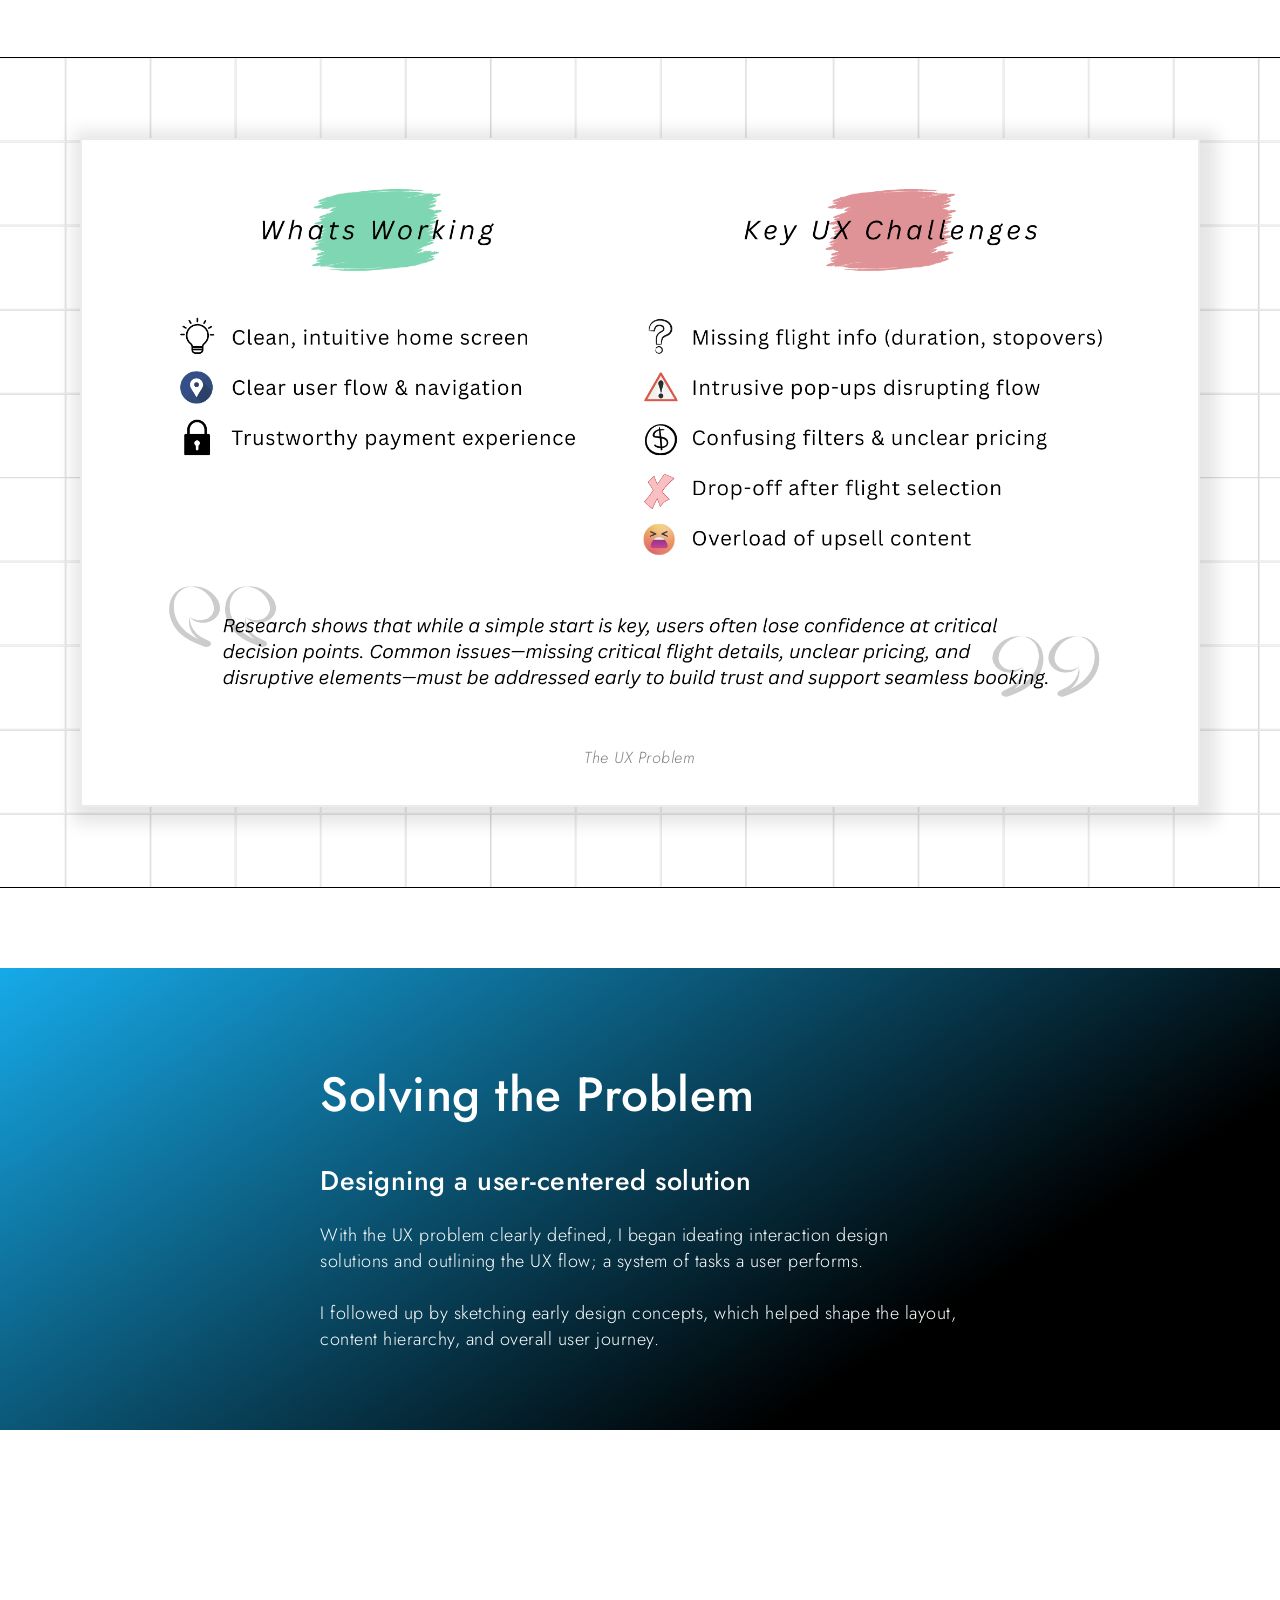
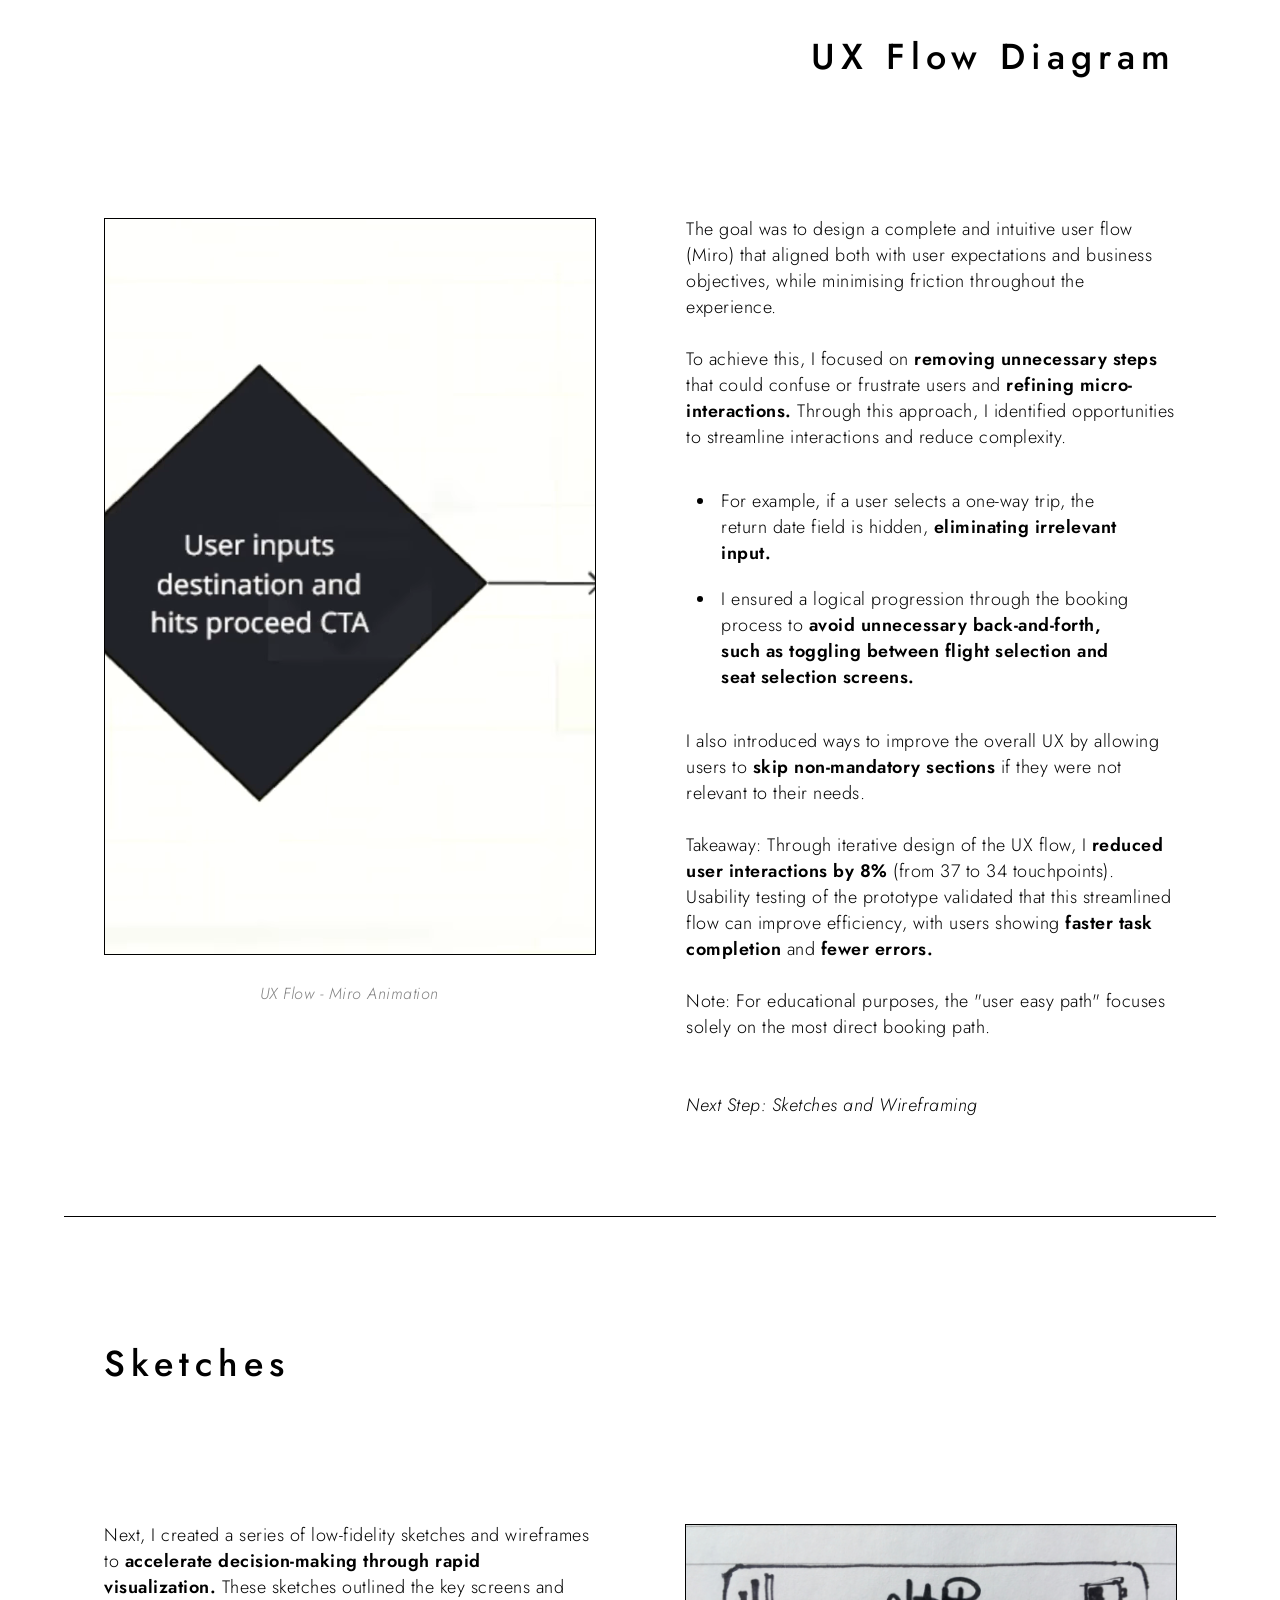
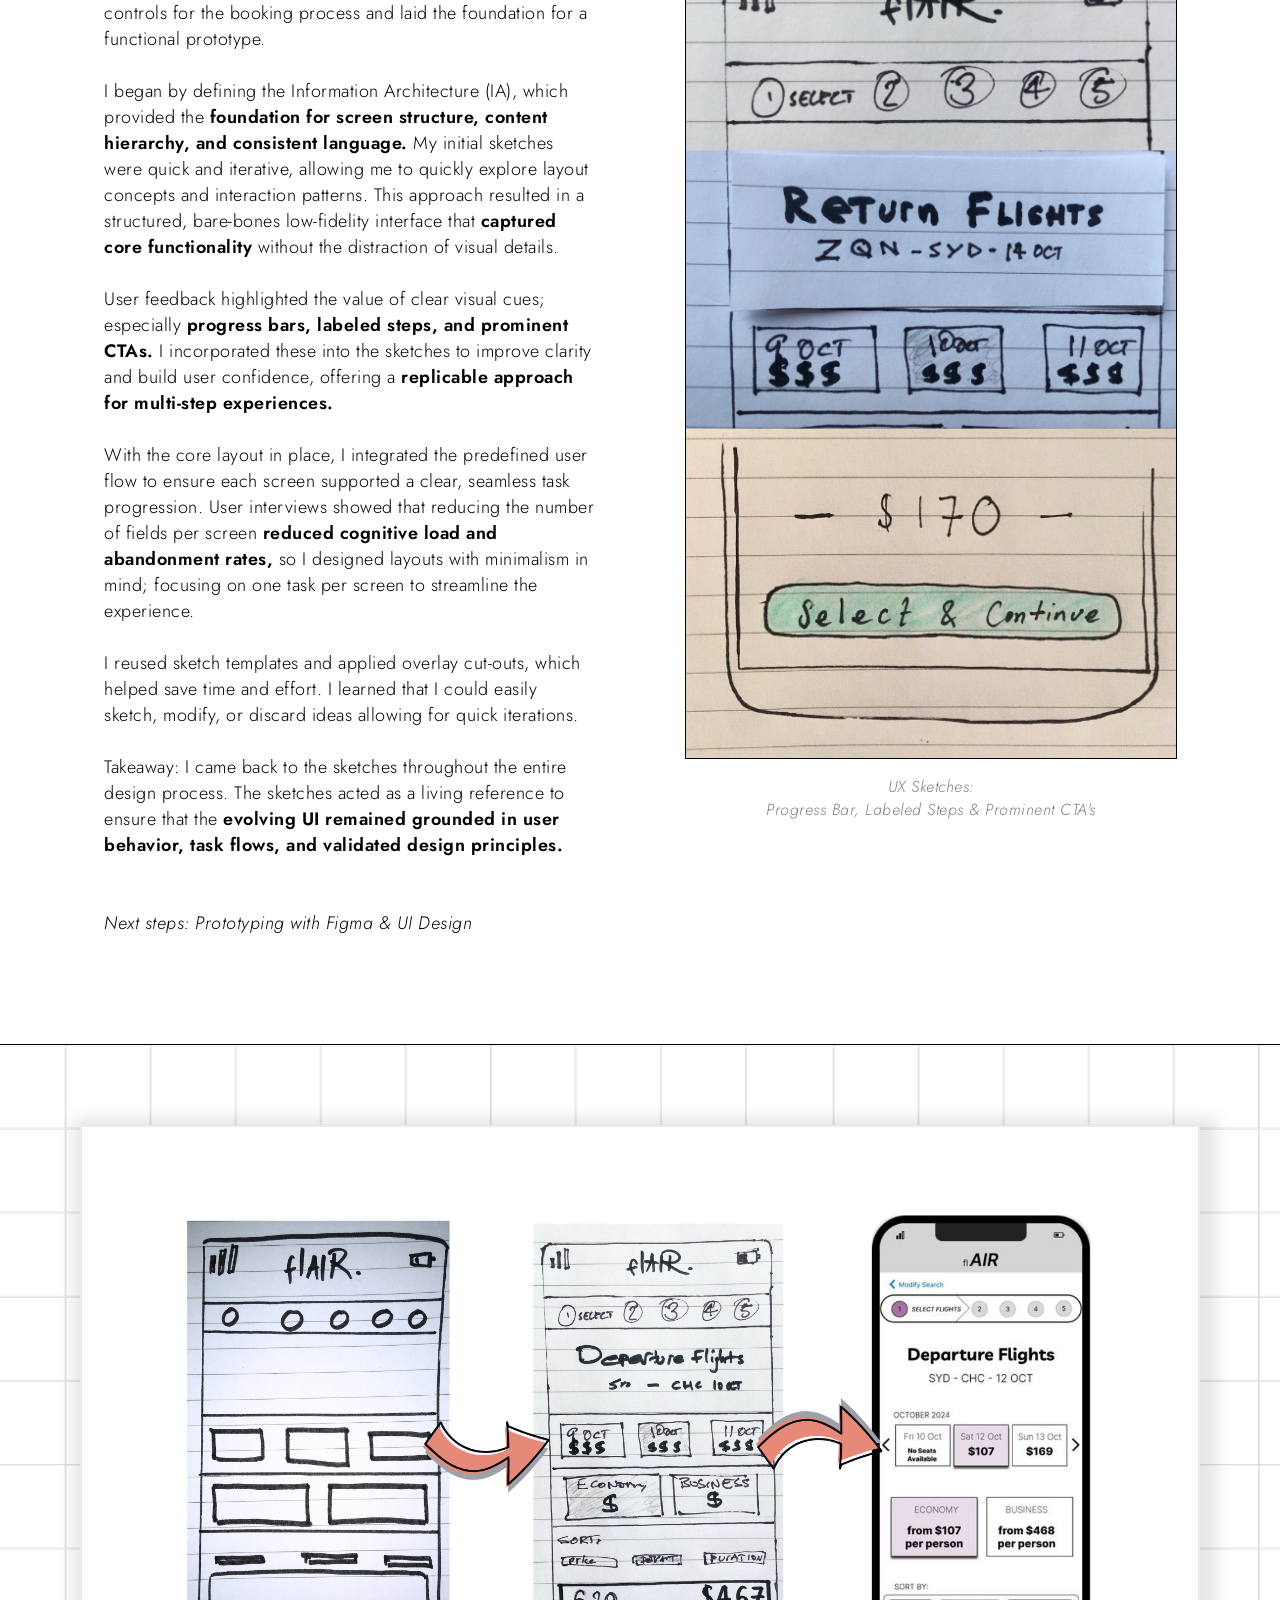
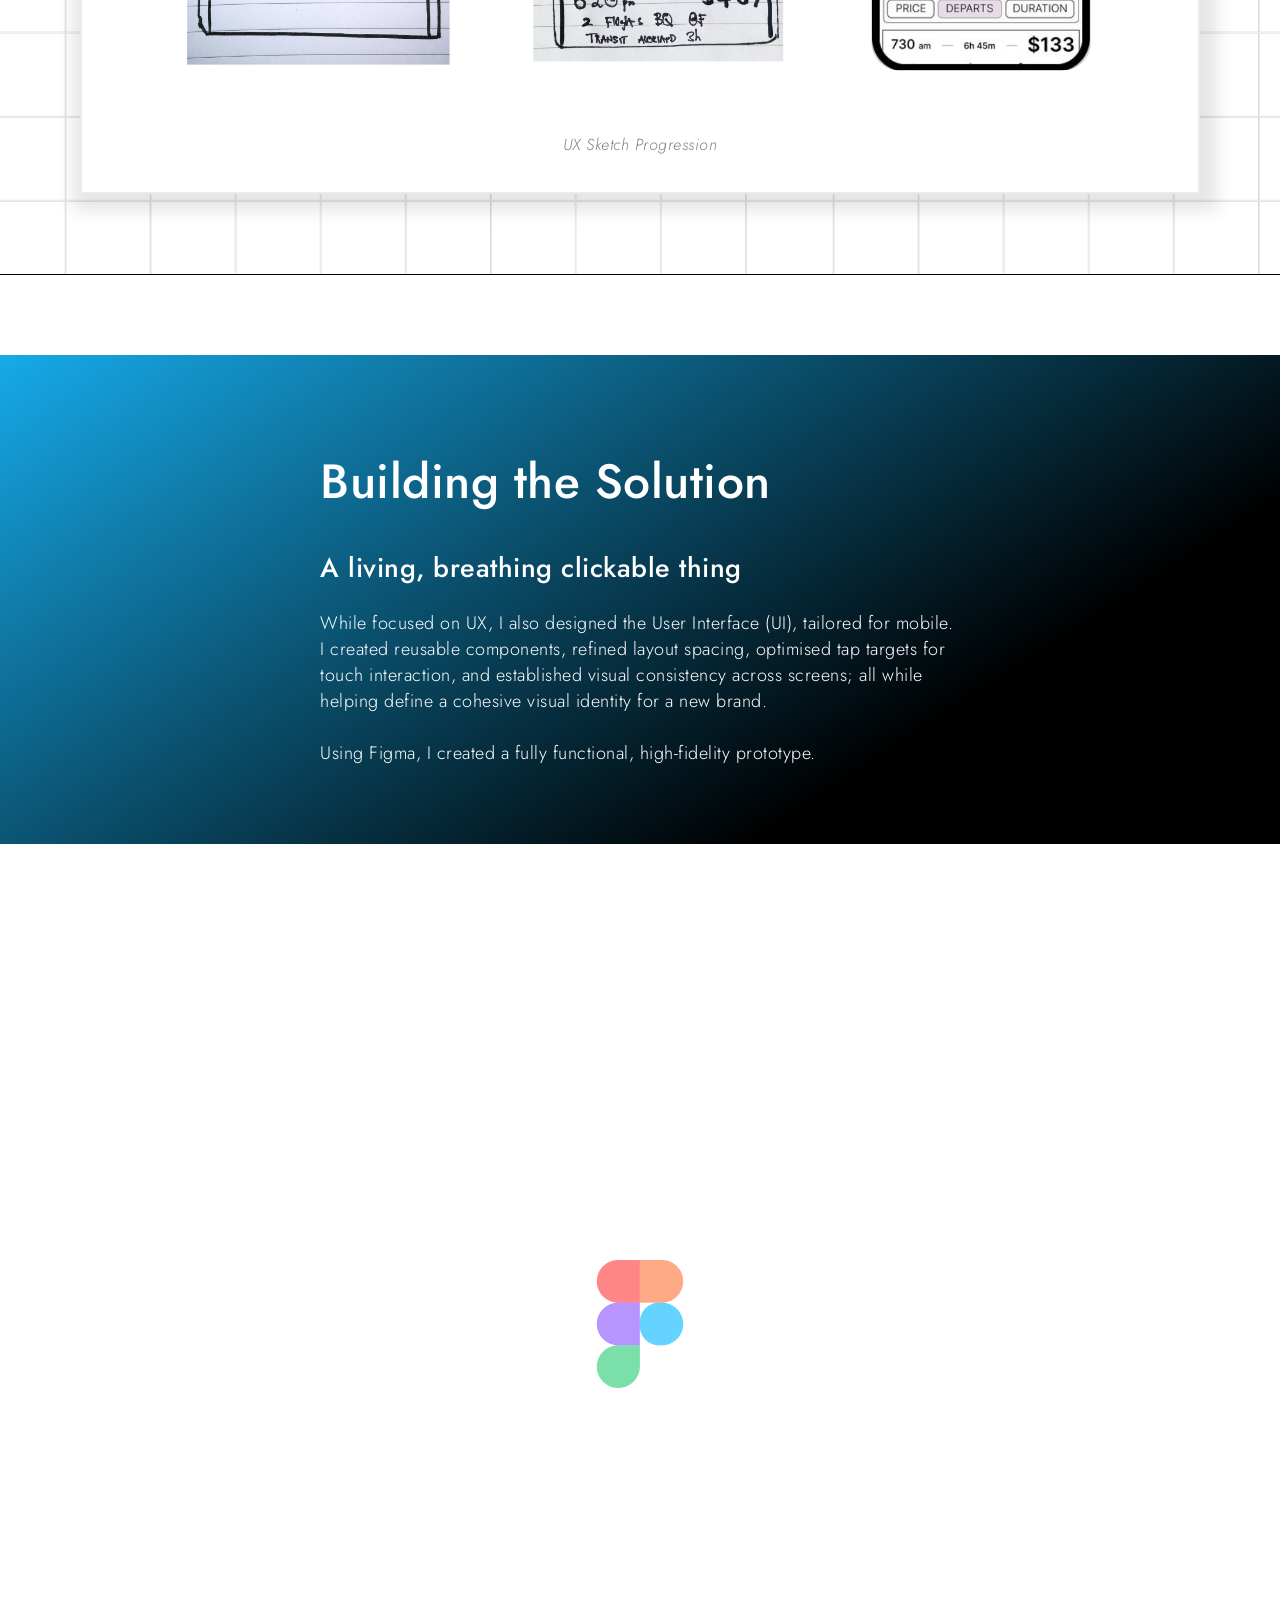
<file: mobile-airline.html>
<!DOCTYPE html>
<html lang="en">
<head>
    <meta charset="UTF-8">
    <meta name="viewport" content="width=device-width, initial-scale=1.0">
    
    <title>Mobile Airline Application | UX Portfolio</title>
    
    <!-- Favicon Metadata (page icon) -->
    <link rel="icon" type="image/x-icon" href="/assets/Images/M_Favicon_50x50.png">
    
    <!-- Open Graph/Link Preview (media content when sending url links) -->
    <meta property="og:site_name" content="Marty Upham UX Portfolio">
    <meta property="og:type" content="website">
    <meta property="og:url" content="ux.martyupham.com/mobile-airline.html">

    <!-- %%%%% -->
    <meta property="og:image" content="assets/Images/Case_study_airline_OG.jpg">

    <!-- %%%%% -->
    <meta property="og:title" content="Mobile Airline App || Marty Upham UX Portfolio">

    <!-- %%%%% -->
    <meta property="og:description" content="Explore the full UX process behind this project—from research to design and final outcomes.">
    
    <link rel="stylesheet" href="css/styles.css">
    <link rel="stylesheet" href="https://cdnjs.cloudflare.com/ajax/libs/font-awesome/6.7.2/css/all.min.css" integrity="sha512-Evv84Mr4kqVGRNSgIGL/F/aIDqQb7xQ2vcrdIwxfjThSH8CSR7PBEakCr51Ck+w+/U6swU2Im1vVX0SVk9ABhg==" crossorigin="anonymous" referrerpolicy="no-referrer">

    <link rel="preconnect" href="https://fonts.googleapis.com">
    <link rel="preconnect" href="https://fonts.gstatic.com" crossorigin>
    <link href="https://fonts.googleapis.com/css2?family=Jost:ital,wght@0,100..900;1,100..900&family=Poppins:ital,wght@0,100;0,200;0,300;0,400;0,500;0,600;0,700;0,800;0,900;1,100;1,200;1,300;1,400;1,500;1,600;1,700;1,800;1,900&family=Reenie+Beanie&family=Roboto:ital,wght@0,100..900;1,100..900&display=swap" rel="stylesheet">
    <link rel="stylesheet" href="https://cdnjs.cloudflare.com/ajax/libs/font-awesome/4.7.0/css/font-awesome.min.css"> <!-- Socials Icons -->
</head>
<body>
    
    <header>

       <div class="navbar-bg-image">

              <div class="navbar-content">


                    <div class="site-title">
                        <a href="index.html">
                            <img src="assets/Images/MU_Favicon_120x200.png" alt="Marty Upham UX Website Logo">
                        </a>
                    </div>


                  <nav>
                  <ul class="nav-links">
                    <li><a href="index.html">Projects</a></li>
                    <li><a href="about.html">About</a></li>
                    <li><a href="contact.html">Contact</a></li>
                  </ul>
                </nav>

              </div>

        </div>
        
    </header>
    
  <main>
    
    <div class="container">
        <div class="item">
            <div class="hero-container">
                <div class="left">
                  <h1>Mobile Airline Application</h1>
                  <p> A newly designed mobile application that optimises the users' experience of the airline booking process.</p>
                </div>
                <div class="right">
                    
                
                 
                    <!-- iPhone 13 Mini frame with notch -->
                    <div class="iphone-frame-small">
                        <div class="notch-small"></div> 

                   
                        <div class="side-buttons">
                            <div class="volume-up"></div>
                            <div class="volume-down"></div>
                        </div>
                        <div class="power-button"></div>

                        
                        <div class="screen-content no-scroll">
                            <img src="assets/Images/Air_App_Home_Screen.png" alt="Home screen of airline app">
                        </div>
                    </div> 
                
                    
                </div>
            </div>
                
        </div>
    </div>
    
    
     <div class="container">
        <div class="item">
         <h1>Overview</h1>
         <p>The mobile airline application project, <strong>flAIR</strong>, was my chosen case study for the professional diploma in user experience (UX) design. My decision was based on the following;</p>
           
            <ul class="list">
                <li>In 2024, <strong>72%</strong> of people prefer to book their flights online.*</li>
                <li>In 2023, <strong>68%</strong> of online traffic for travel came from mobile, However desktop still accounted for <strong>62%</strong> of sales.*</li>
            </ul>

        <p>I led the design process and was responsible for conducting user research, identifying UX problems through in-depth analysis, visual and interactive design, prototyping and testing.</p>
            
            <br>
            <br>
            
            <em class="italic">Sources:</em> <a href="https://www.statista.com/chart/29622/travel-bookings-online-vs-agency/">Statista</a>
         </div>
         
        <div class="item">
         <h1>Goal</h1>
         <p>Design a product that could capitalise on the many poorly designed airline applications that fail to highlight critical user needs. Key objectives:</p>
            
             <ul class="list">
                <li><strong>Streamlined Booking Process</strong> - Quickly book flights, select seats, and add services directly from a mobile device.</li>
              
                <li><strong>Loyalty Program Integration</strong> - Making it easier for frequent flyers to access and use their loyalty rewards and points.</li>
               
                <li><strong>Payment Integration</strong> - Simplifying payment methods by integrating various and secure payment options</li>
               
                <li><strong>User-Friendly Design</strong> - Ensuring the app is easy to navigate, with a smooth, intuitive interface for travelers of all ages and tech skills.</li>
            </ul>

         </div>
    </div>
    
      
      
    <div class="container">
        <div class="item">
            <div class="fade-div" id="div1">
            <h1>Role</h1>
            <p>Lead UX designer</p>
            </div>
        </div>
        <div class="item">
            <div class="fade-div" id="div2">
            <h1>Tools</h1>
            <p>Figma, Miro, Google Surveys</p>
            </div>
        </div>
        <div class="item">
            <div class="fade-div" id="div3">
            <h1>Team</h1>
            <p>2 UX designers</p>
            </div>
        </div>
        <div class="item" >
            <div class="fade-div" id="div4">
            <h1>Timeline</h1>
            <p>May - Sep 2024 (16 weeks)</p>
            </div>
        </div>
    </div>
    
      
      
      
    <div class="background-wrapper">
        <div class="container">
            <div class="item document-border">

                <picture>
                    <source media="(max-width:768px)" srcset="assets/Images/Air_App_UX_Process_768x6800.png">
                    <source media="(max-width:1024px)" srcset="assets/Images/Air_App_UX_Process_768x1920.png">
                    <img src="assets/Images/Air_App_UX_Process_1080x1920.png" class="full-width-img" alt="My UX Process">
                </picture>
                <p class="caption-text">My UX Process</p>

            </div>
        </div>
    </div>
    
      
      
    <div class="slideshow-wrapper" id="slideshow1">
    
        <div class="container">
            <div class="item">
                <div class="mockup-wrapper">
                        <!-- iPhone 13 Mini frame with notch -->
                        <div class="iphone-frame">
                            <div class="notch"></div> <!-- Notch -->

                            <!-- Side buttons -->
                            <div class="side-buttons">
                                <div class="volume-up"></div>
                                <div class="volume-down"></div>
                            </div>
                            <div class="power-button"></div>

                            <!-- Screen content (the area that contains the image) -->

                            <!-- NOTE: Includes work around class for tall UI pages -->
                            <div class="screen-content ui-adapt">
                                <img src="assets/Images/Air_App_Select_Flights_1_of.png" alt="Mobile User Interface">
                            </div>
                        </div>
                    </div>
            </div>
            <div class="item">
                <div class="mockup-wrapper">
                        <!-- iPhone 13 Mini frame with notch -->
                        <div class="iphone-frame">
                            <div class="notch"></div> <!-- Notch -->

                            <!-- Side buttons -->
                            <div class="side-buttons">
                                <div class="volume-up"></div>
                                <div class="volume-down"></div>
                            </div>
                            <div class="power-button"></div>

                            <!-- Screen content (the area that contains the image) -->

                            <!-- NOTE: NO Scroll class to avoid mouse/down swipe getting stuck on device -->

                            <div class="screen-content no-scroll">
                                <img src="assets/Images/Air_App_Select_Flights_3_of.png" alt="Mobile User Interface">
                            </div>
                        </div>
                    </div>
            </div>
            <div class="item">
                <div class="mockup-wrapper">
                        <!-- iPhone 13 Mini frame with notch -->
                        <div class="iphone-frame">
                            <div class="notch"></div> <!-- Notch -->

                            <!-- Side buttons -->
                            <div class="side-buttons">
                                <div class="volume-up"></div>
                                <div class="volume-down"></div>
                            </div>
                            <div class="power-button"></div>

                            <!-- Screen content (the area that contains the image) -->

                            <!-- NOTE: NO Scroll class to avoid mouse/down swipe getting stuck on device -->

                            <div class="screen-content no-scroll">
                                <img src="assets/Images/Air_App_Select_Flights_4_of.png" alt="Mobile User Interface">
                            </div>
                        </div>
                    </div>
            </div>
        </div>
        
      <div class="slideshow-controls"></div> 
        
    </div>
    
    
  <!-- PAGE Contents -->
<div class="container">
  <div class="item">
    <div class="numbers-container">
      <div class="number-item delay-1">
        <a href="#section1" class="circle">1</a>
        <div class="label">Research</div>
      </div>
      <div class="line"></div>
      <div class="number-item delay-2">
        <a href="#section2" class="circle">2</a>
        <div class="label">Analysis</div>
      </div>
      <div class="line"></div>
      <div class="number-item delay-3">
        <a href="#section3" class="circle">3</a>
        <div class="label">Design</div>
      </div>
      <div class="line"></div>
      <div class="number-item delay-4">
        <a href="#section4" class="circle">4</a>
        <div class="label">Prototype</div>
      </div>
      <div class="line"></div>
      <div class="number-item delay-5">
        <a href="#section5" class="circle">5</a>
        <div class="label">Validate</div>
      </div>
    </div>
  </div>
</div>


    
    
    
    <div class="gradient-banner-airline extra-margin-top">
        <div class="center-content">
            <div class="section-one" id="section1">
                <h1 >Identifying the Problem</h1>
            </div>
            <h2>User research methods and strategy</h2>
                <p> The initial step was to examine similar digital products. This allowed me to see how other airlines are solving the same problem and, more importantly, helped deepen my own understanding.
                <br>
                <br>
                My research strategy used triangulation: a mix of qualitative and quantitative methods. This allowed me to look at the problem from multiple perspectives and validate my findings. </p>
        </div>
    </div>
    
    
    
        <div class="phase-title">
            <h1 class="extra-margin-top">Competitive Benchmarking</h1>
        </div>
        
    
    <div class="container bottom-border">
        
        
        <div class="item">
            
            <p>My review of four (4) mobile airline and aggregator apps focused on established UX norms, helping me recognize both friction points and areas worth adopting.
            <br>
            <br>
            Key questions: What is standard and familiar? What are they doing well? What could be improved? 
            <br>
            <br>
            </p>
               
            
            <div class="icon-text">
                <i class="fa-solid fa-circle-check icon-green" aria-hidden="true"></i>
                
                <div>
                
                    <p>
                        <strong>The Pro's:</strong>
                        Quick access to flight search, calendar date picker, progress bar, flight bundle options, seat selection, and secure payments.
                    </p>
                
                </div>
            </div>
            
            <div class="icon-text">
                <i class="fa-solid fa-circle-xmark icon-red" aria-hidden="true"></i>
                <div>
                
                    <p>
                        <strong>The Hell No's:</strong>
                        Busy screens obscuring information, excessive pop-ups, and repetitive up-selling.
                    </p>
                
                </div>
            </div>
            
          
            <br>
            <p>
            I recognised that the flight booking process is chunked into stages and follows a logical, linear sequence, with dependencies. —e.g., personal details must be entered before payment.   
            
             <br>
            <br>
            
            Takeaway: I gained a clear understanding of what competitors offered, which allowed me to define strong design directions and identify opportunities to differentiate the app; particularly in navigation, use of language and communication, and building user confidence.
            <br>
            <br>
            <br>
            <em class="italic">Next Up: Usability Testing</em>
            </p>
        </div>
        
        <div class="item">
            <div class="mock-container extra-margin-top-one">
                <img src="assets/Images/Air_App_Competitive_Benchmarking.png" alt="Screenshot of Competitive Benchmarking analysis">
            </div>
            <p class="caption-text">Competitive Benchmarking Study</p>
        </div>
    </div>
    
    
    
        <div class="phase-title">
            <h1 class="extra-margin-top float-right">Usability Testing</h1>
        </div>
    
    
    
    <div class="container">
        
        <div class="item">
            <div class="mock-container extra-margin-top-one">
                <img src="assets/Images/Air_App_Usability_test.png" alt="Image of a live usability recording session">
            </div>
            <p class="caption-text">Direct User Quote</p>
        </div>
        
        <div class="item">
           
            <p>To build on my research and better understand user perspectives, I selected two (2) airlines from the benchmarking study and conducted usability testing.
            <br>
            <br>
            I recruited, briefed, and interviewed three (3) independent participants, each testing both airline apps. I set up and recorded high-level remote mobile usability tests. My objectives:</p>
                
               <ul class="list">
                    <li>Understand user goals</li>

                    <li>Identify what parts were clear</li>
                    
                    <li>Uncover pain points for improvement</li>
                </ul>
               
            
            <p><strong>User goals:</strong> Price, dates/times, loyalty programs
            <br>
            <br>
            <strong>What worked:</strong> Flight options, clear details, all-inclusive pricing, filters, navigation, progress bar, feedback
            <br>
            <br>
            <strong>What didn't:</strong> Clutter, lack of critical info, repetitive pop-ups, upsell screens that couldn’t be skipped
            <br>
            <br>
                A follow-up interview revealed a <strong>major pain point.</strong> During the final stages of the booking, the user discovered an unexpectedly long layover that had not been made clear earlier, which caused frustration and led them to state: <strong>"I would have abandoned the booking process".</strong>
                <br>
                <br>
                Takeaway: Users responded well to search and selection screens but became <strong>frustrated in the mid-to-final stages</strong> due to repetition and deal breaker pain points. Streamlining these stages presents a clear opportunity to minimise user frustration, prevent drop-off and improve conversion.
            <br>
            <br>
            <br>
                <em class="italic">Next Up: Analysing the Research</em>
            </p>
        </div>
        
    </div>
    
    <div class="background-wrapper">
        <div class="container">
            <div class="item document-border">

                <picture>
                    <source media="(max-width:768px)" srcset="assets/Images/Air_App_User_Quotes_768x3800.png">
                    <source media="(max-width:1024px)" srcset="assets/Images/Air_App_User_Quotes_768x1000.png">
                    <img src="assets/Images/Air_App_User_Quotes.png" class="full-width-img" alt="User Quotes">
                </picture>
                <p class="caption-text">User Quotes</p>

            </div>
        </div>
    </div>
    
    <div class="gradient-banner-airline">
        <div class="center-content">
            
            <div class="section-two" id="section2">
                <h1 >Articulating the Problem</h1>
            </div>
            
            <h2>Making sense of the research through analysis</h2>
            <p>To synthesize findings from usability testing, <strong>online surveys,</strong> and competitive benchmarking, I conducted an affinity diagramming exercise.
                <br>
                <br>
                The exercise revealed patterns in user behavior and perceptions, enabling our team to pinpoint key opportunities based on actual user feedback and, ultimately, define a clear UX problem statement. 
            
            </p>
        </div>
    </div>
    
        <div class="phase-title">
            <h1 class="extra-margin-top">Affinity Diagramming</h1>
        </div>
    
    <div class="container">
        
        <div class="item">
            
                <p>Collaborating with another UX researcher, we independently analyzed the research data. Afterward, we consolidated our findings in <strong>Miro</strong>, organizing the insights into four (4) key themes.</p>

                <br>
                    
                <div class="icon-text">
                    <i class="fa-solid fa-note-sticky icon-green" aria-hidden="true"></i>
                    <div>

                        <p>
                            Positive &amp; Negative Sentiment:
                            <br>
                            Users appreciated <strong>smooth navigation</strong> but were frustrated by slow booking flows and <strong>inconsistent UI elements.</strong>
                        </p>

                    </div>
                </div>
            
                <br>
                    
                
                <div class="icon-text">
                   <i class="fa-solid fa-note-sticky icon-orange" aria-hidden="true"></i>
                    <div>

                        <p>
                            Clarity of Communication:
                            <br>
                            Terms like “fare class” confused users, while others valued the <strong>simplicity of "return flights" and "review and pay".</strong>
                        </p>

                    </div>
                </div>
            
                <br>
            
            
                <div class="icon-text">
                    <i class="fa-solid fa-note-sticky icon-blue" aria-hidden="true"></i>
                    <div>

                        <p>
                            Mental Models:
                            <br>
                            Several users expected key features, such as <strong>filtering to be more easily accessible</strong> and anticipated that flight listings would default to sorting by departure time.
                    </div>
                </div>
            
                <br>
            
                
                <div class="icon-text">
                    <i class="fa-solid fa-note-sticky icon-red" aria-hidden="true"></i>
                    <div>

                        <p>
                            Pain Points:
                            <br>
                            A frequent pain point for users was the <strong>challenge of finding essential flight details,</strong> particularly stopover information in relation to overall flight duration.
                    </div>
                </div>
                
                
                <br>
                <p>Takeaway: Affinity diagramming helped me transform raw data into organized insights. The resulting thematic clusters informed the <strong>user journey map,</strong> shaped the <strong>problem definition,</strong> and guided subsequent design decisions.
                <br>
                <br>
                <br>
                    <em class="italic">Next Up: Designing a User-centered Solution </em>
            </p>
        </div>
        
        <div class="item">
            <div class="mock-container extra-margin-top-one">
                <img src="assets/Images/Air_App_Affinity_Diagramming.png" alt="Affinity diagram exercise with materials">
            </div>
            <p class="caption-text">Affinity Diagram: Identifying Themes/Patterns</p>
        </div>
        
    </div>
    
    <div class="background-wrapper">
        <div class="container">
            <div class="item document-border">

                <picture>
                    <source media="(max-width:768px)" srcset="assets/Images/Air_App_UX_Problem_768x3400.png">
                    <source media="(max-width:1024px)" srcset="assets/Images/Air_App_UX_Problem_768x1500.png">
                    <img src="assets/Images/Air_App_UX_Problem_1080x1920.png" class="full-width-img" alt="UX Problem Statement">
                </picture>
                <p class="caption-text">The UX Problem</p>

            </div>
        </div>
    </div>
    
    <div class="gradient-banner-airline">
        <div class="center-content">
            
            <div class="section-three" id="section3">
                <h1>Solving the Problem</h1>
            </div>
            
            <h2>Designing a user-centered solution</h2>
            <p>With the UX problem clearly defined, I began ideating interaction design solutions and outlining the UX flow; a system of tasks a user performs. 
                <br>
                <br>
            I followed up by sketching early design concepts, which helped shape the layout, content hierarchy, and overall user journey.
            </p>
        </div>
    </div>
    
        <div class="phase-title">
            <h1 class="extra-margin-top float-right">UX Flow Diagram</h1>
        </div>
    
    <div class="container bottom-border">

                
        
         <div class="item">
            <div class="video-container extra-margin-top-one">
                <video autoplay muted playsinline loop
                        poster="/assets/Images/Air_App_ux_flow.JPG" >
                      <source src="assets/videos/Air_App_Ux_Flow.mp4" type="video/mp4">
                      <source src="assets/videos/Air_App_Ux_Flow.webm" type="video/webm">
                    Your browser does not support the video tag.
                </video> 
            </div>
            <p class="caption-text">UX Flow - Miro Animation</p>
        </div>
        
        <div class="item">
           
                <p>The goal was to design a complete and intuitive user flow (Miro) that aligned both with user expectations and business objectives, while minimising friction throughout the experience.
                <br>
                <br>
                To achieve this, I focused on <strong>removing unnecessary steps</strong> that could confuse or frustrate users and <strong>refining micro-interactions.</strong> Through this approach, I identified opportunities to streamline interactions and reduce complexity.</p>

                    <ul class="list">
                        <li>For example, if a user selects a one-way trip, the return date field is hidden, <strong>eliminating irrelevant input.</strong></li>

                    <li>I ensured a logical progression through the booking process to <strong>avoid unnecessary back-and-forth,  such as toggling between flight selection and seat selection screens.</strong></li>
                    </ul>
            
                <p>I also introduced ways to improve the overall UX by allowing users to <strong>skip non-mandatory sections</strong> if they were not relevant to their needs.
                <br>
                <br>
                    Takeaway: Through iterative design of the UX flow, I <strong>reduced user interactions by 8%</strong> (from 37 to 34 touchpoints). Usability testing of the prototype validated that this streamlined flow can improve efficiency, with users showing <strong>faster task completion</strong> and <strong>fewer errors.</strong>
                <br>
                <br>
                Note: For educational purposes, the "user easy path" focuses solely on the most direct booking path.
                <br>
                <br>
                <br>
                    <em class="italic">Next Step: Sketches and Wireframing</em>
                </p>
        </div>
        
    </div>
    
    <!-- Single column layout .med-width -->
    <div class="phase-title">
            <h1 class="extra-margin-top">Sketches</h1>
        </div>
      
      <div class="container">
        
        <div class="item">
            
               <p>Next, I created a series of low-fidelity sketches and wireframes to <strong>accelerate decision-making through rapid visualization.</strong> These sketches outlined the key screens and controls for the booking process and laid the foundation for a functional prototype.

            <br>
            <br>
                I began by defining the Information Architecture (IA), which provided the <strong>foundation for screen structure, content hierarchy, and consistent language.</strong> My initial sketches were quick and iterative, allowing me to quickly explore layout concepts and interaction patterns. This approach resulted in a structured, bare-bones low-fidelity interface that <strong>captured core functionality</strong> without the distraction of visual details.


            <br>
            <br>
            User feedback highlighted the value of clear visual cues; especially <strong>progress bars, labeled steps, and prominent CTAs.</strong> I incorporated these into the sketches to improve clarity and build user confidence, offering a <strong>replicable approach for multi-step experiences.</strong>
                
            <br>
            <br>
                
                
            With the core layout in place, I integrated the predefined user flow to ensure each screen supported a clear, seamless task progression. User interviews showed that reducing the number of fields per screen <strong>reduced cognitive load and abandonment rates,</strong> so I designed layouts with minimalism in mind; focusing on one task per screen to streamline the experience.
            <br>
            <br>
            I reused sketch templates and applied overlay cut-outs, which helped save time and effort. I learned that I could easily sketch, modify, or discard ideas allowing for quick iterations.
            <br>
            <br>
            Takeaway: I came back to the sketches throughout the entire design process. The sketches acted as a living reference to ensure that the <strong>evolving UI remained grounded in user behavior, task flows, and validated design principles.</strong>
            <br>
            <br>
            <br>
                <em class="italic">Next steps: Prototyping with Figma &amp; UI Design</em></p>
        </div>
        
        <div class="item">
            <div class="mock-container extra-margin-top-one">
                <img src="assets/Images/Air_App_sketches.png" alt="User Experience Sketches">
            </div>
            <p class="caption-text">UX Sketches:<br>Progress Bar, Labeled Steps &amp; Prominent CTA's</p>
        </div>
        
    </div>
    
    
    
    <div class="background-wrapper">
    
    <div class="container">
            <div class="item document-border">

                <picture>
                    <source media="(max-width:768px)" srcset="assets/Images/Air_App_sketch_progression_768x3500.png">
                    <source media="(max-width:1024px)" srcset="assets/Images/Air_App_sketch_progression_768x2200.png">
                    <img src="assets/Images/Air_App_sketch_progression_1080x1920.png" class="full-width-img" alt="UX Skecth Progression">
                </picture>
                <p class="caption-text">UX Sketch Progression</p>

            </div>
        </div>
        
    </div>
    
    <div class="gradient-banner-airline">
        <div class="center-content">
            <div class="section-four" id="section4">
                <h1>Building the Solution</h1>
            </div>
            
            
                <h2>A living, breathing clickable thing</h2>
            
                <p>While focused on UX, I also designed the User Interface (UI), tailored for mobile. I created reusable components, refined layout spacing, optimised tap targets for touch interaction, and established visual consistency across screens; all while helping define a cohesive visual identity for a new brand. 
                <br>
                <br>
                Using Figma, I created a fully functional, high-fidelity prototype.</p>
        </div>
    </div>
    
    
   
 <div class="figma-embed-wrapper">
  <div class="figma-logo" id="figmaLoading">
    <img src="assets/Images/figma-icon_128x128.png" alt="Loading Figma Prototype">
  </div>

  <iframe 
    class="figma-embed" 
    id="figmaEmbed"
    src="https://embed.figma.com/proto/lREmOimHcD1wQgeGVHUK2Q/Airline-Mobile-Application?node-id=10-18&embed-host=share" 
    allowfullscreen>
  </iframe>
</div>










   

    
    <div class="background-wrapper">
        <div class="container">
            <div class="item document-border">

                <picture>
                    <source media="(max-width:768px)" srcset="assets/Images/Air_App_UI_Style_Guide_768x2600.png">
                    <source media="(max-width:1024px)" srcset="assets/Images/Air_App_UI_Style_Guide_768x1700.png">
                    <img src="assets/Images/Air_App_UI_Style_Guide_1080x1920.png" class="full-width-img" alt="UI Style Guide">
                </picture>
                <p class="caption-text">UI Style Guide</p>

            </div>
        </div>
    </div>
    
    <div class="gradient-banner-airline">
        <div class="center-content">
             <div class="section-five" id="section5">
                <h1>Validation</h1>
            </div>
            
           
            <h2>Testing the solution    </h2>
            
            <p>Following the development of the prototype, I entered a focused iteration phase. I led usability testing centered on key tasks, with specific attention to the identified UX problems and how effectively the new design addressed them.
                <br>
                <br>
            Observing real users validated earlier design assumptions and revealed remaining issues related to layout, clarity, and flow. Using this feedback, I refined the design to deliver a more intuitive and user-centered experience.
            
            </p>
        </div>
    </div>
    
    
    <div class="phase-title med-width">
            <h1 class="extra-margin-top">Usability Testing 2.0</h1>
        </div>
    
      
    <!-- Single column layout .med-width -->
    <div class="container med-width">
        
        <div class="item">
            
                <p>I conducted usability testing with two (2) new participants. The testing focused on the effectiveness of the system design/UI, and <strong>validating design changes aimed at resolving five critical UX issues:</strong> missing flight information, intrusive pop-ups, unclear pricing, user flow drop-off, and excessive upsell content.
                    <br>
                    <br>
                    Testing revealed clear improvements:
                </p>

                <ul class="list">
                    
                    <li><strong>Users quickly found essential flight details</strong> that were previously overlooked</li>

                    <li>Intrusive pop-ups were revised or removed, resulting in a smoother experience</li>

                    <li><strong>Pricing was easier to understand</strong> with consistent updates and clearer breakdowns</li>

                    <li>The updated flow reduced user hesitation and drop-off points</li>

                    <li>Upsell content was better integrated and <strong>less overwhelming</strong></li>
                </ul>
                    <br>
                
            <p>Final refinements improved layout and navigation. <strong>The progress bar’s arrow caused confusion by implying users were a step ahead.</strong> To resolve this, the current step was changed to a neutral capsule shape, and previous steps were adjusted for clarity with reduced opacity and increased contrast, enhancing overall usability.
                    <br>
                    <br>
                    <br>
                    <em class="italic">Next steps: Wrap Up: Learnings &amp; Next Steps</em>
                </p>
                
            </div>
            
       
        
        
    </div>
    
    <div class="background-wrapper">
        <div class="container">
            <div class="item document-border">

                <picture>
                    <source media="(max-width:768px)" srcset="assets/Images/Air_App_Iteration_768x2900.png">
                    <source media="(max-width:1024px)" srcset="assets/Images/Air_App_Iteration_768x1500.png">
                    <img src="assets/Images/Air_App_Iteration_1080x1920.png" class="full-width-img" alt="Design Iteration">
                </picture>
                <p class="caption-text">Design Iteration</p>

            </div>
        </div>
    </div>
    
    <div class="container">
        <div class="item">
         <h1>Learnings</h1>
         <p>A key takeaway is the importance of centering user goals in both design and research. Too often, user intent; like quickly finding the right flight at the right price, is assumed rather than deeply understood. 
             <br>
            <br>
             This process reinforced that <strong>user goals must be actively explored</strong> through research and not be overlooked or treated as secondary.
            <br>
            <br>
        For something as universally goal-driven as booking a flight, even small barriers can create frustration or drop-off. By grounding decisions in real user needs, we’re better equipped to build experiences that feel seamless, relevant, and ultimately more successful.</p>
         </div>
        
        
        <div class="item">
         <h1>Next Steps</h1>
         <p>With major usability issues addressed, the next phase is about refining the experience further. 
             <br>
            <br>
             <strong>I'll move non-flight extras; like car rentals and travel insurance, to the end of the booking flow, after payment.</strong>
             <br>
            <br>
             This keeps the core journey focused and friction-free, while still offering add-ons at a more appropriate moment.
            <br>
            <br>
         I will also be looking at ways to further minimise touchpoints across the process; streamlining interactions without sacrificing clarity. The aim is to reduce cognitive load and maintain a fast, intuitive flow from start to finish.</p>
         </div>
    </div>
    
    
    <!-- CTA Button -->
    <div class="cta-container-prototype">
            <a href="contact.html" class="cta-button-prototype">
                 Connect Now
                </a>
        </div>
    

    <!-- Back to Top Button -->
    <button id="backToTop" class="back-to-top">↑</button>

      
      
</main>  
    
    
    <!-- Footer -->
    <footer>
        <div class="footer-nav">
            <a href="index.html" class="active">Projects</a>
            <a href="about.html">About</a>
            <a href="contact.html">Contact</a>
        </div>
        
        <!-- Social Media Links (DISABLED) -->
        <!--<a href="#" class="fa fa-linkedin"></a>
        <a href="#" class="fa fa-instagram"></a>-->
        
        <p>Design &copy; Marty Upham 2025-<span id="year"></span></p>
    </footer>

    <script defer src="script.js"></script>
</body>
</html>
</file>
<file: css/styles.css>
/* Global Styles */

body {
    font-family: 'Jost', 'Roboto', 'Poppins', sans-serif;
    font-size: 18px;
    font-weight: 300;
    letter-spacing: 0.5px;
    color: black;
    background: white;
    margin: 0;
    padding: 0;
}



h1, h2, h3, h4, h5, h6 {
    font-weight: 500; /* Adjust the value to your desired lightness */
}

b {
    font-weight: 600;
}

/* Bold text */
strong  {
    font-weight: 600;
}

.italic {
    font-style: italic;
}



/* case study mock-containers */
/* reset in responsive mode */
.extra-margin-top   {
    margin-top: 80px;
}

.extra-margin-top-one   {
    margin-top: 20px;
}


/* Responsive Web Design Framework*/

/* 6 COLUMNS */

/* Base styles */
.container {
    display: grid;
    gap: 12px;
    width: 90%;
    max-width: 1250px;
    margin: auto;
    padding: 50px 0;
    
}

.item {
    padding: 0 40px;
    
}



/* Dynamic column layout based on item count */
.container:has(.item:nth-child(6)) {
    grid-template-columns: repeat(6, 1fr);
}

.container:has(.item:nth-child(5)):not(:has(.item:nth-child(6))) {
    grid-template-columns: repeat(5, 1fr);
}

.container:has(.item:nth-child(4)):not(:has(.item:nth-child(5))) {
    grid-template-columns: repeat(4, 1fr);
}

.container:has(.item:nth-child(3)):not(:has(.item:nth-child(4))) {
    grid-template-columns: repeat(3, 1fr);
}

.container:has(.item:nth-child(2)):not(:has(.item:nth-child(3))) {
    grid-template-columns: repeat(2, 1fr);
}

.container:has(.item:nth-child(1)):not(:has(.item:nth-child(2))) {
    grid-template-columns: repeat(1, 1fr);
}



/* Dynamic layout via JS-assigned classes */
.container.cols-1 {
    grid-template-columns: repeat(1, 1fr);
}

.container.cols-2 {
    grid-template-columns: repeat(2, 1fr);
}

.container.cols-3 {
    grid-template-columns: repeat(3, 1fr);
}

.container.cols-4 {
    grid-template-columns: repeat(4, 1fr);
}

.container.cols-5 {
    grid-template-columns: repeat(5, 1fr);
}

.container.cols-6 {
    grid-template-columns: repeat(6, 1fr);
}





/* Responsive GLOBAL - MOBILE */

@media (max-width: 768px) {
    .container {
        grid-template-columns: repeat(1, 1fr) !important;
        
        
    }
    
    .item   {
        padding: 20px 10px;
    }
}



/* Responsive SPECIFIC */
/* About Page Top half */

/* Keeps Singular columns for profile info in a vertical stack  */
@media (max-width: 1024px) {
  .about-page .gradient-banner-profile .container,
  .about-page .banner-profile .container {
    grid-template-columns: repeat(1, 1fr) !important;
    justify-items: center; /* Centers grid items horizontally */
  }

  .about-page .gradient-banner-profile .item,
  .about-page .banner-profile .item {
    padding: 20px 10px;
  }

  .about-page .round-container {
    display: flex;
    justify-content: center;
    width: 100%;
  }

  .about-page .round-container img {
    margin-left: auto;
    margin-right: auto;
  }
}

/* Narrows margins for med screens to enhances readability */
@media (min-width: 769px) and (max-width: 1024px) {
  .about-page .round-container img {
    width: 65%;
    max-width: 65%;
    margin-left: auto;
    margin-right: auto;
    display: block;
  }

  .about-page .container .item h1,
  .about-page .container .item p,
  .about-page .container .item ul {
    width: 65%;
    margin-left: auto;
    margin-right: auto;
  }
}












/* MAIN STYLES */

/* HOME PAGE */

/* Navbar background image (HOME PAGE ONLY) */
.navbar-bg-image-home {
  position: relative;
  background-image: url('../assets/Images/Grid_background_1920x500.png'); /* Your background image */
  background-size: cover;
  background-position: center;
  background-repeat: no-repeat;
  width: 100%;
  max-width: 1920px;
  margin: 0 auto;
  height: 85vh;
  min-height: 500px;
  display: flex;
  flex-direction: column;
  align-items: center;
  
}

/* Navbar background image (ALL OTHER PAGES) */
.navbar-bg-image    {
    background-image: url('../assets/Images/Grid_background_nav_height.png'); /* Your background image */
    background-size: cover;
      background-position: center;
      background-repeat: no-repeat;
  max-width: 1920px;
  margin: 0 auto;
  height: auto;
  display: flex;
  flex-direction: column;
  align-items: center;
}

/* Navbar content (limits the width and aligns items at the top) */
.navbar-content {
  max-width: 1350px; /* Ensures that the content is constrained to this max width */
  width: 100%; /* Makes the container take up full width within the max-width */
  margin: 0 auto; /* Centers the content horizontally */
  position: relative; /* Establishes a positioning context for absolute elements */
  display: flex;
  justify-content: space-between; /* Aligns the title to the left and links to the right */
  padding: 20px; /* Optional: add padding inside the navbar */
}

/* SITE TITLE (LEFT) */
.site-title {
  margin-top:-5px;
    margin-left: 30px;

}

/* NAV LINKS (RIGHT) */
.nav-links {
  list-style-type: none;
  padding: 10px 0;
    
  margin: 0;
    margin-top: 30px;
    margin-right:30px; /* provides space  */
  display: flex; /* Makes the links horizontal */
  justify-content: flex-end; /* Aligns the links to the right */
  z-index: 1; /* Ensures links are visible above the background */
}

.nav-links li {
  display: inline-block;
  margin: 0 10px; /* Adds space between the nav items */
}

/* NAV LINKS */
.nav-links a {
  text-decoration: none;
  font-size: 21px;
  color: black;
  padding: 10px 20px;
  position: relative; /* Required for the ::after pseudo-element */
  transition: color 0.3s ease;
}

/* ACTIVE LINK - Wider Dash Underline (Centered) */
.nav-links a.active {
  font-weight: bold;
  color: black;
}

.nav-links a.active::after {
  content: "—"; /* Wider dash (em dash) */
  position: absolute;
  bottom: -30px; /* 30px space between the link and the dash */
  left: 50%; /* Center the dash */
  transform: translateX(-50%); /* Offset the dash to truly center */
  font-size: 40px; /* Dash size */
  color:  black; 
  transition: all 0.3s ease;
}

/* HOVER EFFECT - Wider Dash Underline (Centered) */
.nav-links a:not(.active):hover {
  color: gray;
}

.nav-links a:not(.active):hover::after {
  content: "—"; /* Wider dash (em dash) */
  position: absolute;
  bottom: -30px; /* 30px space between the link and the dash */
  left: 50%; /* Center the dash */
  transform: translateX(-50%); /* Offset the dash to truly center */
  font-size: 40px; /* Dash size */
  color: gray;
  transition: all 0.3s ease;
}



/* Text Box Inside Grid background (Sits on Image) 
Desktop Only */
.top-text-box {
  display: block;
  margin:0 auto;
  text-align: center;
  width: 80%;
  max-width: 1250px;
  padding: 120px 0;
}

.top-text-box h1 {
  font-size: 36px;
  color: black;
  margin: 0;
}




.top-text-box p {
  font-size: 24px;
  color: black;
  margin-top: 0;
}


/* Text Box Outside Grid background (Sits beneath Image) 
Mobile Only - Activates at 768px (see media query) */

.mobile-top-text-box {
    display:none;
    text-align: center;
    max-width:768px;
    padding:40px 30px;
    
}

.mobile-top-text-box h1 {
  font-size: 36px;
  color: black;
  margin: 0;
}

.mobile-top-text-box p {
  font-size: 24px;
  color: black;
  margin-top: 0;
}


/* CTA - Explore Portfolio */
  .cta-container-explore {
        margin-top:-80px;
        display: flex;
        flex-direction: column;
        justify-content: flex-end; /* Push content to the bottom */
        align-items: center;
        padding:20px 40px;
        position: relative;
        z-index: 99; /* Makes button sit on top of the below layer and its opacity properties  */
    }

    .cta-button-explore {
        background-color: #F2BFDC;
        background-image: linear-gradient(147deg, #F2BFDC 0%, #2b0016 74%);
        color: white;
        font-size: 36px;
        font-weight: bold;
        padding: 30px 60px;
        border: none;
        border-radius: 90px;
        cursor: pointer;
        transition: all 0.3s ease;
        text-decoration: none;
        display: inline-block;
        text-align: center;
        box-shadow: 0px 4px 10px rgba(0, 0, 0, 0.2);
    }

    .cta-button-explore:hover {
        background-color: #0d4023;
        transform: scale(1.05);
    }




/*NEW Section */

/* Background container */
.background-pixel-underlay {
    margin-top:-72px; /* brings section flush with the last. slight gap */
    position: relative;
    background-image: url('../assets/Images/Grid_background_1920x500.png');
    max-width: 1920px;
    height: auto;
    box-sizing: border-box; /* includes padding in width */
    
}

/* Gradient banner overlay */
.gradient-banner-black-white {
    background-color: #166D3B;
    background-image: linear-gradient(147deg, #000000 0%, #FFFFFF 74%);
    opacity: 0.8;
    width: 100%;
    height: auto;
    padding: 0;
    box-sizing: border-box;
}

/* Case study container: confines phone + title inside background */
.case-study-container {
    display: flex;
    flex-direction: column;       /* stack phone above title */
    justify-content: center;
    align-items: center;
    gap: 2rem;                    /* spacing between phone and title */
    width: 100%;
    max-width: 100%;               /* cannot exceed parent width */
    height: auto;
    box-sizing: border-box;
    padding: 5rem;                /* inner spacing inside container */
}

.homepage-iphone-frame-small {
    width: 50vw;                   /* responsive width relative to viewport */
    max-width: 210px;
    min-width: 150px;
    aspect-ratio: 375 / 812;

    background: #d4d4d4;
    border-radius: 30px;
    border: 4px solid black;
    overflow: hidden;

    display: flex;
    flex-direction: column;
    justify-content: space-between;

    box-shadow: 0 5px 20px rgba(0, 0, 0, 0.3);

    opacity: 0;
    backface-visibility: hidden;
    transform-style: preserve-3d;

    /* Remove absolute/offset */
    position: relative;   
    margin: 2rem auto;       /* centers horizontally, adds vertical spacing */
    transform: none;         

    /* Animation */
    animation: slideBounceTiltShadow 1.8s cubic-bezier(0.25,0.1,0.25,1) forwards;
    transform: translateY(200px) rotate(0deg) scale(0.9);
    transition: none;
}



.homepage-iphone-frame-small.animate {
  animation: slideTiltIn 1.8s cubic-bezier(0.25,0.1,0.25,1) forwards;
}

@keyframes slideTiltIn {
  0% {
    opacity: 0;
    transform: translateY(200px) rotate(0deg) scale(0.9);
    box-shadow: 0 5px 20px rgba(0,0,0,0.3);
  }
  40% {
    opacity: 1;
    transform: translateY(-20px) rotate(-5deg) scale(1.05);
    box-shadow: 0 10px 25px rgba(0,0,0,0.35);
  }
  60% {
    transform: translateY(10px) rotate(5deg) scale(0.97);
    box-shadow: 0 8px 22px rgba(0,0,0,0.33);
  }
  80% {
    transform: translateY(-5px) rotate(-2deg) scale(1.02);
    box-shadow: 0 9px 24px rgba(0,0,0,0.34);
  }
  100% {
    opacity: 1;
    transform: translateY(0) rotate(0deg) scale(1);
    box-shadow: 0 5px 20px rgba(0,0,0,0.3);
  }
}



/* LAPTOP/mobile mock device */

.laptop {
  width: 600px;
  perspective: 1200px;
}

/* Screen */
.screen {
  width: 100%;
  height: 380px;
  background: #111;
  border-radius: 12px;
  padding: 12px;
  box-shadow: 0 20px 40px rgba(0,0,0,0.2);
  transform: rotateX(5deg);
  transform-origin: bottom;
  position: relative;
}

/* Inner display */
.screen img {
  width: 100%;
  height: 100%;
  object-fit: cover;
  border-radius: 6px;
}

.screen video {
  width: 100%;
  height: 100%;
  object-fit: cover;
  border-radius: 6px;
}

/* Webcam notch */
.screen::before {
  content: "";
  position: absolute;
  top: 6px;
  left: 50%;
  transform: translateX(-50%);
  width: 60px;
  height: 6px;
  background: #222;
  border-radius: 3px;
}

/* Base */
.base {
  width: 110%;
  height: 20px;
  background: linear-gradient(to bottom, #ccc, #999);
  margin: -10px auto 0;
  border-radius: 0 0 20px 20px;
  box-shadow: 0 10px 20px rgba(0,0,0,0.15);
}

/* Optional keyboard illusion */
.base::before {
  content: "";
  display: block;
  width: 60%;
  height: 4px;
  background: #888;
  margin: 6px auto;
  border-radius: 2px;
}



/* Base: always visible on touch devices */



.case-title {
    text-align: center;
    padding: 2rem 1rem;
    width: 100%;
    box-sizing: border-box;
    opacity: 1;
    transform: translateY(0);
    transition: opacity 0.6s cubic-bezier(0.25, 0.1, 0.25, 1),
                transform 0.6s cubic-bezier(0.25, 0.1, 0.25, 1);
}

.case-title-header {
    margin: 0;
    font-style: italic;
    font-size: clamp(1.5rem, 2vw, 3rem);
    letter-spacing: 8px;
    text-transform: uppercase;
    color: black;
}


.gradient-banner    {
    margin:80px 0;
    padding: 60px 0;
    background-color:  #166D3B;
    background-image: linear-gradient(147deg,  #166D3B 0%, #000000 74%);
    color:white;
        max-width: 1920px;
        
}




.back-to-top {
    position: fixed;
    bottom: 5vw; /* Responsive spacing from bottom */
    right: 5vw; /* Responsive spacing from right */
    background-color: #2d3436;
    background-image: linear-gradient(315deg, #2d3436 0%, #d3d3d3 74%);
    color: black;
    font-size: 24px;
    width: 60px;
    height: 60px;
    padding: 0;
    padding-bottom: 5px;
    border-radius: 50%;
    border: none;
    cursor: pointer;
    display: none;
    z-index: 1000;
    opacity: 0.7;
    transition: opacity 0.3s ease;
}

.back-to-top:hover {
    color: #FF5A3D;
    border: solid 2px #FF5A3D;
    background: white;
    opacity: 1;
}

/* Show the button when scrolling */
.back-to-top.visible {
    display: block;
    opacity: 1;
}

/* Footer */
footer {
    text-align: center;
    padding: 1rem;
    border-top: 3px solid black;
}

/* FOOTER NAV LINKS */
.footer-nav {
  display: flex;
  flex-direction: column; /* Stack links vertically */
  align-items: center;
  margin-top: 20px;
}

.footer-nav a {
  text-decoration: none;
  font-size: 21px;
  color: black;
  padding: 30px 0; /* Vertical padding for spacing between links */
  position: relative; /* Required for the ::after pseudo-element */
  transition: color 0.3s ease;
}

/* ACTIVE LINK - Single Dash Underline (Centered) in Footer */
.footer-nav a.active {
  font-weight: bold;
  color: black;
}

.footer-nav a.active::after {
  content: "—"; /* Wider dash (em dash) */
  position: absolute;
  bottom: -15px; /* Space between the link and the dash */
  left: 50%; /* Center the dash */
  transform: translateX(-50%); /* Offset the dash to truly center */
  font-size: 40px; /* Dash size */
  color:  black;
  transition: all 0.3s ease;
}

/* HOVER EFFECT - Single Dash Underline (Centered) in Footer */
.footer-nav a:not(.active):hover {
  color: gray;
}

.footer-nav a:not(.active):hover::after {
  content: "—"; /* Wider dash (em dash) */
  position: absolute;
  bottom: -15px; /* Space between the link and the dash */
  left: 50%; /* Center the dash */
  transform: translateX(-50%); /* Offset the dash to truly center */
  font-size: 40px; /* Dash size */
  color: gray;
  transition: all 0.3s ease;
}


/* Footer Social Media Links */

.fa {
  padding: 20px;
  font-size: 60px;
  width: 50px;
  text-align: center;
  text-decoration: none;
  margin: 40px 2px;
}

.fa:hover {
    opacity: 0.7;
}

.fa-linkedin {
  background: #007bb5;
  color: white;
    
}
.fa-instagram {
  background: #125688;
  color: white;
   
}

/* Footer Copyright Text */
footer p {
    font-size: 14px; /* Smaller font size */
    color: #000000; /* Light gray color for the text */
    margin-top: 40px; /* Slight margin to separate from links */
}


 


 
/* HOME PAGE */
/* MEDIA QUERIES */



/* RESPONSIVE MODE - 480px */

@media (max-width: 480px) {
    .back-to-top {
        width: 50px;
        height: 50px;
        font-size: 20px;
        bottom: 6vw;
        right: 6vw;
    }
}



/* RESPONSIVE MODE - 768px */

@media (max-width: 768px) {
    
    /* Navbar background image adjusts */
    .navbar-bg-image-home {
    max-height:400px;
    }



    .navbar-bg-image    {
    background-image: url('../assets/Images/Grid_background_1920x500.png'); /* Your background image */
        background-size: cover;
    background-position: center;
    background-repeat: no-repeat;
        height:auto;
    }




    .navbar-content {
    flex-direction: column; /* Stack items vertically */
    align-items: center; /* Center items horizontally */
    justify-content: flex-start; /* Align items at the top */
    text-align: center; /* Center text horizontally */
    }

    /* Center site title */
    .site-title {

        margin-top:20px;
      margin-left:-30px;
    }

    /* Change the nav links to stack below the site title */
    .nav-links {
    display: block; /* Stack links vertically */
    text-align: center; /* Align links to the center */

    }

    .nav-links li {
    display: block; /* Make each link take up the full width */
    padding: 30px 0; /* Add vertical margin between links */
    }

    /* Floating Psuedo boxes hidden */ 
    .top-text-box {
        display:none;
    }

    .mobile-top-text-box    {
        display:block;
    }


    .cta-button-explore {
                margin-top: 60px;
                font-size: 24px;
            }

}



/* Mock Device (Home Page) */

/* Responsive adjustments at different breakpoints */
@media (max-width: 1024px) {
    .homepage-iphone-frame-small {
        
    }
    
    
}

@media (max-width: 768px) {
    .homepage-iphone-frame-small {
        
    }
    
     .laptop {
        
    }
    
    .case-title-header {
        font-size: clamp(1.2rem, 3vw, 2rem);
    }
}

@media (max-width: 480px) {
    .homepage-iphone-frame-small {
        width: 70vw;
        max-width: 150px;
    }
    
    .case-title {
        padding: 1rem 1rem;
    }
    
    .case-title-header {
        font-size: clamp(1rem, 4vw, 1.5rem);
    }
    
    
}

/* Optional tweak for very small devices */
@media (max-width: 400px) {
    .homepage-iphone-frame-small {
        width: 70vw;
        max-width: 180px;
        margin: 1.5rem auto;
    }
}

/* HOME PAGE */
/* MEDIA QUERIES */

/* ENDS */


    

    /* CASE STUDY PAGE(s) */

    /* Mobile Airline App */

    @media (max-width: 480px) {
      .fade-div {
        padding-top: 4px;
        padding-bottom: 4px;
        margin-top: -12px;
        margin-bottom: -12px;
      }
    }


    @media (max-width: 768px) {

    .fade-div   {
        text-align: center;
    }
        
    .numbers-container {
    display: flex !important;
    flex-direction: column !important;
    align-items: center !important;
    justify-content: center;
    gap: 40px; /* 👈 Increase this value for more space */
    padding: 0 20px;
    width: 100%;
    box-sizing: border-box;
  }

  .number-item {
    width: fit-content;
    margin: 0 auto;
    text-align: center;
      padding: 20px 0;
  }

  .circle {
    margin: 0 auto;
  }

  .label {
    text-align: center;
  }

  .line {
    display: block;
    width: 2px;
    height: 30px;
    background-color: black;
    margin: 0 auto;
  }
        
        
    .phase-title h1 {
    display: flex;
    justify-content: center;
    align-items: center; /* optional for vertical centering if needed */
    padding: 40px 0;
    flex-direction: column;
    letter-spacing:3px;
     word-break: break-word;
    text-align: center;
    max-width: 100%;
    overflow-wrap: break-word;
    }
        
    .phase-title h2, 
    .phase-title p, 
    .phase-title span {
        max-width: 100%;
        white-space: normal;
    }

    
    /* Removes float properties and centers text */
    .float-right {
    float: none !important;
    text-align: center !important;
  }

    .bottom-border {
        margin-bottom:80px;
    }

    .gradient-banner-airline    {
         margin:80px 0;
    }

    .center-content {
        width:100%;

    }

}

/* RESPONSIVE MODE - 1024px */


@media (max-width: 1024px) {
  .fade-div {
    width: 100%;
    display: block;
    text-align: center;
    margin-bottom: 24px; /* Optional spacing between stacked items */
  }
    
    
   .numbers-container {
    padding-left: 20px;
    padding-right: 20px;
    flex-wrap: wrap;
    justify-content: center;
    gap: 30px 20px; /* row-gap: 30px, column-gap: 20px */
  }

  .line {
    display: none; /* Hide connecting lines */
  }

  .number-item {
    margin: 0; /* Reset margin so gap controls spacing */
  }
    
}





/* MEDIA RULES END */









/* NEW PAGE */

/* Case Study - Mobile Airline App */

 /* Default Hero Container Layout (Desktop) */
.hero-container {
    display: flex;
    flex-direction: row;
    width: 100%;
    max-width: 100vw;
    height: auto;
    min-height: 50vh; /* Ensures sufficient height */
    box-sizing: border-box;
}

/* Left Column (70%) */
.left {
    width: 70%;
    display: flex;
    flex-direction: column;
    justify-content: center;
    align-items: flex-start;
    
    box-sizing: border-box;
}

/* Right Column (30%) */
.right {
    width: 30%;
    display: flex;
    flex-direction: column;
    justify-content: center;
    align-items: flex-start;
    
    padding-left: 5vw; /* Centers device */
    box-sizing: border-box;
}



.hero-container .left h1    {
    font-size:60px;
    font-weight:400;
    text-align: left;  /* Left-align the heading */
      width: 100%;       /* Ensure heading takes full width */
}

.hero-container .left p {
     text-align: left;  /* Left justify the paragraph */
    
    width:100%;
}



.list   {
    padding: 10px 30px; 
    
}

.list li    {
    padding:10px 5px;
}



/* MOCKUP Mobile Device */

 /* Main device frame with aspect ratio maintained */
.iphone-frame-small {
    width: 40vw; /* Adjusts width relative to the viewport */
    max-width: 210px; /* Updated max-width */
    height:auto;
    aspect-ratio: 375 / 812; /* Maintain aspect ratio for iPhone 13 Mini */
    background: #d4d4d4;
    border-radius: 30px;
    border: 4px solid black;
    box-shadow: 0 5px 20px rgba(0, 0, 0, 0.3);
    position: relative;
    overflow: hidden;
    display: flex;
    flex-direction: column;
}

/* Notch fixed at the top of the frame with transparency on sides */
.notch-small {
    width: 40%;
    height: 4%;
    background-color: rgba(34, 34, 34);
    border-bottom-left-radius: 8px;
    border-bottom-right-radius: 8px;
    position: absolute;
    top: 0;
    left: 50%;
    transform: translateX(-50%);
    z-index: 3;
}



/* Wrapper to center the mockup */
.mockup-wrapper {
    display: flex;
    justify-content: center;
    align-items: center;
    height: auto;         /* ✅ remove 90vh cap */
    padding: 1rem;
    box-sizing: border-box;
}


/* MOCKUP Mobile Device */

/* Main device frame with aspect ratio maintained */
.iphone-frame {
    aspect-ratio: 280 / 610;   /* ✅ keep proportions */
    width: 100%;
    max-width: 220px;          /* ✅ desktop constraint */
    max-height: 90vh;          /* ✅ ensures full fit in landscape */
    background: white;
    border-radius: 40px;
    border: 10px solid black;
    box-shadow: 0 5px 20px rgba(0, 0, 0, 0.3);
    position: relative;
    overflow: hidden;
    display: flex;
    flex-direction: column;
}


/* Notch fixed at the top of the frame */
.notch {
    width: 45%;
    height: 4%;
    background-color: rgba(34, 34, 34);
    border-bottom-left-radius: 8px;
    border-bottom-right-radius: 8px;
    position: absolute;
    top: 0;
    left: 50%;
    transform: translateX(-50%);
    z-index: 3;
}

.screen-content {
    flex: 1;
    overflow-y: auto;
    overflow-x: hidden;
    -ms-overflow-style: none;
    scrollbar-width: none;
    width: 100%;
    position: relative;
    z-index: 1;
}

.screen-content img {
    width: 100%;
    height: auto;
    object-fit: contain;
    position: relative;
    z-index: 2;
}




/* Hide scrollbar in WebKit browsers */
.screen-content::-webkit-scrollbar {
    display: none;
}



/* work around for tall UI screens */
/* image does not sit flush with device */
.ui-adapt   {
    border-radius: 30px;
}

.no-scroll  {
    overflow:hidden;
    
}


/* Side buttons */
.side-buttons {
    position: absolute;
    left: -15px;
    top: 10%;
    display: flex;
    flex-direction: column;
    gap: 8px;
}

.volume-up, .volume-down {
    width: 3px;
    height: 25px;
    background-color: #222;
    border-radius: 2px;
}

.power-button {
    position: absolute;
    right: -15px;
    top: 40%;
    width: 3px;
    height: 30px;
    background-color: #222;
    border-radius: 2px;
}



/* .gradient-banner is for single column heading sections 
of unique case studies and are design specific according to color palette. 
They commence when a turn is made in the UX story 
E.g, Research, Analysis, Design, Etc */

/* Banner from css generator, Eggradients and is titled Amazon 
with tweaks to the color palette using #16aae9 */
 


.gradient-banner-airline    {
    margin:80px auto;
    padding: 60px 0;
    max-width: 1920px;
    background-color:  #16aae9;
    background-image: linear-gradient(147deg,  #16aae9 0%, #000000 74%);
    color:white;
        
        
}


.center-content {
    text-align: left;
    width:50%;
    margin: 0 auto;
    
}

.center-content h1  {
    font-size: 48px;
}



.fade-div {
    padding:20px 0;
  opacity: 0; /* Initially invisible */
  transform: translateY(40px); /* Start off slightly below */
  transition: opacity 1s ease, transform 1s ease;
}

/* Class to trigger fade-in and slide up */
.fade-div.visible {
     padding: 20px 0;
  opacity: 1; /* Fade in */
  transform: translateY(0); /* Slide into place */
}

.fade-div h1    {
    letter-spacing: 6px;
}




.background-wrapper {
    background-image: url("../assets/Images/Grid_background_768_420px.png");
    background-repeat: repeat;
    padding: 30px 0; 
    border-top: 1px solid black;
    border-bottom: 1px solid black;
    margin:40px auto;
    max-width: 1920px;
}


 /* Projects page */
.background-wrapper-underlay {
    
    background-image: url("../assets/Images/Grid_background_768_420px.png");
    background-repeat: repeat;
    /* Optional: Add padding if needed around the container */
    padding: 80px 0; 
    border-top: 1px solid black;
    border-bottom: 1px solid black;
    margin:0 auto;
    max-width: 1920px;
}


.document-border{
    background-color: white; /* or any solid color */
    position: relative;
    z-index: 1;
    margin:0 auto;
    width:90%;
    border: solid 2px #ebebeb;
    box-shadow: 5px 5px 16px 12px rgba(0, 0, 0, 0.1);
}


.phase-title    {
    
    
    width: 90%;
    max-width: 1250px;
    margin: 0 auto;
    padding: 40px 20px;
    letter-spacing: 6px;
}



.phase-title h1 {
    padding:0 40px;
}




.mock-container {
    display: flex;
    justify-content: center;
    align-items: center;
    width:100%;
    max-width: 600px;
    
}
.mock-container img {
    
    max-width:100%;
    max-height:100%;
    border: 1px solid black;
}

.video-container    {
    width:100%;
    max-width:500px;
    margin:20px auto;
    justify-content: center;
    align-items: center;
}

.video-container video {
    width:100%;
    max-width:500px;
    border: 1px solid black;
}



.caption-text   {
    font-size:16px;
    font-style: italic;
    text-align: center;
    color: #808080;
}


.bottom-border  {
    border-bottom: solid 1px black;
    padding-bottom:80px;
}


/* Used for titles that right position text */
.float-right    {
    text-align: right;
    
}


/* CONTENTS LINK 1-5
/* Container layout */
.numbers-container {
  display: flex;
  justify-content: center;
  align-items: center;
  padding: 20px;
  flex-wrap: nowrap;
  flex-direction: row;
}

.number-item {
  text-align: center;
  opacity: 0;
  transform: translateX(-100px);
  transition: transform 0.7s ease, opacity 0.7s ease; /* ← faster */
}


/* Slide-in triggered */
.number-item.slide-in {
  opacity: 1;
  transform: translateX(0);
}

/* Delays for staggered animation */
.delay-1 { transition-delay: 0.1s; }
.delay-2 { transition-delay: 0.2s; }
.delay-3 { transition-delay: 0.3s; }
.delay-4 { transition-delay: 0.4s; }
.delay-5 { transition-delay: 0.5s; }


/* Circle styling */
.circle {
  display: inline-flex;
  justify-content: center;
  align-items: center;
  width: 60px;
  height: 60px;
  border: 1px solid #000;
  border-radius: 50%;
  font-size: 21px;
  font-weight: 400;
  margin: 0 10px;
  text-decoration: none;
  color: black;
}
.circle:hover {
  background-color: #f0f0f0;
}

/* Label under the circle */
.label {
  font-size: 21px;
  margin-top: 20px;
  text-align: center;
}

/* Line between items */
.line {
  height: 1px;
  background-color: black;
  flex-grow: 1;
  align-self: center;
  margin-top: -50px;
}

/* Anchor scroll offset for fixed header */
#section1, #section2, #section3, #section4, #section5 {
  scroll-margin-top: 120px;
}

/* Optional: disable smooth scroll on mobile if jumpy */
@media (max-width: 768px) {
  html {
    scroll-behavior: auto;
  }
}



.full-width-img   {
         width:100%;
        height: auto;
        max-width:1600px;
}

/* Iconography */

.icon-text {
  display: flex;
  align-items: center; /* Vertically center the icon with the text block */
 padding-left:10px;
  margin-bottom: 1em;
    
}



/* Icon */
  .icon-text i {
  font-size: 1.2em; /* Optional: resize icon to better match text size */
  flex-shrink: 0;
      padding-right:0.3em;
}



/* Icon Colours */
.icon-green {
   color: green; 
}

.icon-red {
   color: red; 
}

.icon-orange    {
    color: #FF5A3D;
}

.icon-blue  {
    color: #5C8FFF;
}


  .icon-text b {
    display: block;
    margin-bottom: 4px;
  }

  .icon-text p {
    margin: 0;
    padding-left: 20px; /* Slight indent for paragraph */
  }


/* FIGMA Embed*/
.figma-embed-wrapper {
    position:relative;
 background-color: white; /* or any color you want */
  width: 100%;
  overflow-x: auto;
  padding: 40px 0;
  display: flex;
  justify-content: center;
}

/* This wrapper scales the iframe */
.figma-embed {
  width: 1920px;
  height: 700px;
  border: none;
  background-color: transparent;
  transform-origin: top center;
  transform: scale(1);
}







/* FIGMA logo */
.figma-embed-wrapper {
  position: relative;
  background-color: white;
  padding: 40px 0;
  display: flex;
  justify-content: center;
  overflow-x: auto;
}

/* Animated Logo on top of embed */
.figma-logo {
  position: absolute;
  top: 0;
  left: 0;
  right: 0;
  bottom: 0;
  z-index: 999; /* must be higher than iframe */
  display: flex;
  justify-content: center;
  align-items: center;
  background-color: white;
  transition: opacity 0.5s ease;
  opacity: 1;
}

/* Figma embed starts hidden, fades in */
.figma-embed {
  width: 1920px;
  height: 700px;
  border: none;
  background-color: transparent;
  transform-origin: top center;
  transform: scale(1);
  opacity: 0;
  transition: opacity 0.5s ease;
  z-index: 0;
}

/* Animated flip */
.figma-logo img {
  
  height: auto;
  opacity: 0.6;
  animation: flipPause 2.5s ease-in-out infinite;
  transform-style: preserve-3d;
  backface-visibility: visible;
}

/* Flip animation */
@keyframes flipPause {
  0% { transform: rotateY(0deg); }
  40% { transform: rotateY(180deg); }
  60% { transform: rotateY(180deg); }
  100% { transform: rotateY(0deg); }
}

/* Fade effects */
.fade-out {
  opacity: 0;
  pointer-events: none;
}
.fade-in {
  opacity: 1;
}




/* CTA Prototype */
  .cta-container-prototype {
        margin-bottom:80px;
        display: flex;
        flex-direction: column;
        justify-content: flex-end; /* Push content to the bottom */
        align-items: center;
        padding:20px 40px;  
        position: relative;
    }

    .cta-button-prototype {
       
        background-color: #F2BFDC;
        background-image: linear-gradient(147deg, #F2BFDC 0%, #2b0016 74%);
        color: white;
        font-size: 36px;
        font-weight: bold;
        padding: 30px 60px;
        border: none;
        border-radius: 90px;
        cursor: pointer;
        transition: all 0.3s ease;
        text-decoration: none;
        display: inline-block;
        text-align: center;
        box-shadow: 0px 4px 10px rgba(0, 0, 0, 0.2);
    }

    .cta-button-prototype:hover {
        background-color: #0d4023;
        transform: scale(1.05);
    }


/* Creates a centered and shorter width for single column content */
.med-width  {
    margin:0 auto;
    max-width: 60%;
    
}




/* MEDIA QUERIES */

@media (max-width: 400px) {
    .iphone-frame {
        width: min(70vw, 180px);
         margin:0 auto;
    }
    
       
}


@media (max-width: 768px) {
    
    .hero-container .left h1{
        font-size: 48px; /* Adjust heading size for mobile */
    }
    
    
    .left {
        align-items: flex-start; /* Ensures content aligns left */
        padding: 20px 5px;       /* 20px top/bottom, 5px left/right */
        text-align: left;        /* Ensure text itself aligns left */
    }



    .iphone-frame {
        width: min(50vw, 220px);
         margin:0 auto;
    }

    /* Contents Banner Section */
     .gradient-banner-airline .center-content {
        width: 90%;              /* Allow full width on small screens */
        padding: 20px;        /* Apply 20px padding */
        box-sizing: border-box;  /* Ensure padding doesn't overflow */
    }

    .gradient-banner-airline h1,
    .gradient-banner-airline h2,
    .gradient-banner-airline p {
        text-align: left;         /* Keep text left-aligned */
    }

   .container.med-width,
  .phase-title.med-width {
    width: 90%;
    max-width: none;
  }
    
    
    
  
}



/* Responsive - Collapse the 70/30 (Two column) Hero Container to Single Column */

@media (max-width: 992px) {
    .hero-container {
        flex-direction: column;
        min-height: auto; /* Allow container to expand naturally */
    }

    .left, .right {
        width: 100%; /* Both sections take full width */
        padding: 30px 0px; /* Maintain spacing */
    }

    .right  {
        padding-left:0; /* resets padding from desktop */
        align-items: center;
        justify-content: center;
    }

    
    .hero-container .left p
    {
        margin-top:0;
    }

    .iphone-frame-small {
        margin-top: 80px;
    }
}



/* General Styles for both slideshows */
@media (max-width: 1024px) {
 .slideshow-wrapper {
    position: relative;
    width: 100%;
    height: auto;        /* ✅ don’t hard lock to 100vh */
    min-height: 100vh;   /* still fill the screen when possible */
    overflow: visible;   /* ✅ allow device to shrink instead of crop */
    display: flex;
    align-items: center;
    justify-content: center;
  }
    
  /* Container for all slides, now using 100% width */
  .slideshow-wrapper .container {
    display: flex;
    flex-direction: row;
    width: 100%;  /* Use 100% for container width */
    height: 100%;
    transition: transform 0.5s ease-in-out;
    padding: 0;
    margin: 0;
  }

  /* Each individual slide (mockup) */
  .slideshow-wrapper .container > .item {
    flex: 0 0 100%; /* Each slide takes 100% of the width */
    display: flex;
    justify-content: center; /* Center horizontally */
    align-items: center; /* Center vertically */
    height: 100%; /* Full height of container */
    box-sizing: border-box; /* Prevent any padding overflow */
    padding: 0; /* No padding */
  }

  /* Controls styling */
  .slideshow-controls {
    position: absolute !important;  /* keep them floating */
    bottom: 80px;                   /* fixed distance from bottom */
    left: 50%;
    transform: translateX(-50%);
    display: flex;
    z-index: 10;
    gap: 16px;
  }

  .slideshow-button {
    width: 12px;
    height: 12px;
    border-radius: 50%;
    background-color: #000000;
    cursor: pointer;
  }

  .slideshow-button.active {
    background-color: #d4d4d4;
  }
}


/* Optional: landscape tweaks */
@media (max-width: 1024px) and (orientation: landscape) {
  .slideshow-controls {
    bottom: 80px;    /* adjust if needed for smaller height */
    position: absolute !important;  /* prevent relative override */
  }
}





/* MEDIA RULES END */





/* ABOUT PAGE */

/* .gradient-banner-profile differs from other gradients by having zero (0)
margins for top and bottom */ 

.gradient-banner-profile    {
     margin:0 auto;
    background-color: #0d4023;
    background-image: linear-gradient(147deg, #166d3b 0%, #000000 74%);
    color:white;
        max-width: 1920px;
        
}

.banner-profile {
    margin:0 auto;
    color:black;
        max-width: 1920px;
    
}



.round-container img    {
    border-radius: 75%;
    width:100%;
    min-width:450px;
    max-width: 500px;
    margin-top:80px;
    border: 1px solid black;
}




.bg-img {
    position: relative;
    max-width: 1920px;
    padding-top: 40px;
    margin: 0px auto;
    background-image: url("../assets/Images/Grid_background_768_420px.png");
    background-repeat: repeat;
    border-top: 1px solid black;
    border-bottom: 1px solid black;
}


.bg-img, .caption-text   {
        padding-bottom: 20px;
}

.icon-list li   {
    padding:10px 0;
}


/* CTA Connect */
  .cta-container-connect {
        
        display: flex;
        flex-direction: column;
        justify-content: flex-end; /* Push content to the bottom */
        align-items: center;
        padding:20px 40px;
        position: relative;
    }

    .cta-button-connect {
       
        background-color: #F2BFDC;
        background-image: linear-gradient(147deg, #F2BFDC 0%, #2b0016 74%);
        color: white;
        font-size: 36px;
        font-weight: bold;
        padding: 30px 60px;
        border: none;
        border-radius: 90px;
        cursor: pointer;
        transition: all 0.3s ease;
        text-decoration: none;
        display: inline-block;
        text-align: center;
        box-shadow: 0px 4px 10px rgba(0, 0, 0, 0.2);
    }

    .cta-button-connect:hover {
        background-color: #0d4023;
        transform: scale(1.05);
    }

 /* Responsive adjustments */
    @media (max-width: 768px) {
        .cta-button-connect {
            font-size: 24px;

        }

        .padding-top    {
            padding-top: 50px;
        }

        .round-container img {
            min-width: 0;
            width: 100%;
            max-width: 300px;
            margin: 0px auto 0;
            display: block;
          }

        .gradient-banner-profile .item,
          .banner-profile .item {
            width: 100%;
            box-sizing: border-box;
            overflow-wrap: break-word;
          }

          .icon-list span {
            display: inline-block;
            max-width: 100%;
            word-wrap: break-word;
          }

          .icon-list {
            padding-left: 0;
          }

          .icon-list li {
            display: flex;
            align-items: flex-start;
            gap: 10px;
            margin-bottom: 10px;
          }

}


/* Responsive adjustments */

    @media (max-width: 1024px) {
        .round-container img {
            min-width: 0;
            width: 100%;
            max-width: 450px;
            margin: 0px auto 0;
            display: block;
          }
}





/* CONTACT PAGE */

.short-width    {
    margin:0 auto;
    padding: 20px;
    max-width: 700px;
}

.contact-form   {
    width:100%;
    max-width:450px;
    margin:0 auto;
}

/* Tally forms CODE */
/* Start */


iframe  {
    padding-top:20px; 
    width:100%; 
    height:403px; 
    border:none;
    
}

/* Ends */

.contact-image  {
    display: flex;
  justify-content: center;
  align-items: center;
}


.contact-image img    {
    max-width: 400px;
    
    height: auto; /* Keeps the aspect ratio */
    object-fit: cover; /* Ensures the image covers the area */
    
}






.cta-button-email {
       margin-top: 5px;
        width: 100%; /* Ensure the button is 100% width of the form */
        max-width: 400px; /* Ensure the button matches the form's max-width */
        box-sizing: border-box; /* Ensures padding/borders are included in the width calculation */
        background-color: #53f710;
        background: linear-gradient(147deg, #53f710 0%,   #184705 74%); /* Darker lime gradient */
        color: white;
        font-size: 24px;
        font-weight: bold;
        padding: 30px 60px;
        border: none;
        border-radius: 90px;
        cursor: pointer;
        transition: all 0.3s ease;
        text-decoration: none;
        display: inline-block;
        text-align: center;
        box-shadow: 0px 4px 10px rgba(0, 0, 0, 0.2);
    }

    .cta-button-email:hover {
        transform: scale(1.05);
    }

 /* Responsive adjustments */
        @media (max-width: 768px) {
            .cta-button-email {
                font-size: 20px;

            }
            
            .contact-image img    {
                min-width: 0;
                max-width: 450px;
            }
            
            .med-width {
            width: 90%;
            max-width: none;
          }
            
}



/* ICONS */  
/* FontAwesome */

i.fa-solid {
  font-size: 40px !important;
    
}

/* Style for the unordered list */
.icon-list {
  list-style-type: none;  /* Remove default bullets */
  padding: 0;
  margin: 0;
}

/* Style for each list item */
.icon-list li {
  display: flex;          /* Make the list items a flex container */
  align-items: center;    /* Vertically center the icons and text */
  gap: 10px;              /* Space between icon and text */
  margin-bottom: 10px;    /* Space between list items */
}

/* Style for the icons */
.icon-list i {
  font-size: 24px;        /* Adjust icon size */
  color: #FF5A3D;         /* Icon color */
}

/* Style for the text */
.icon-list span {
  padding-left:20px;       
}
</file>
